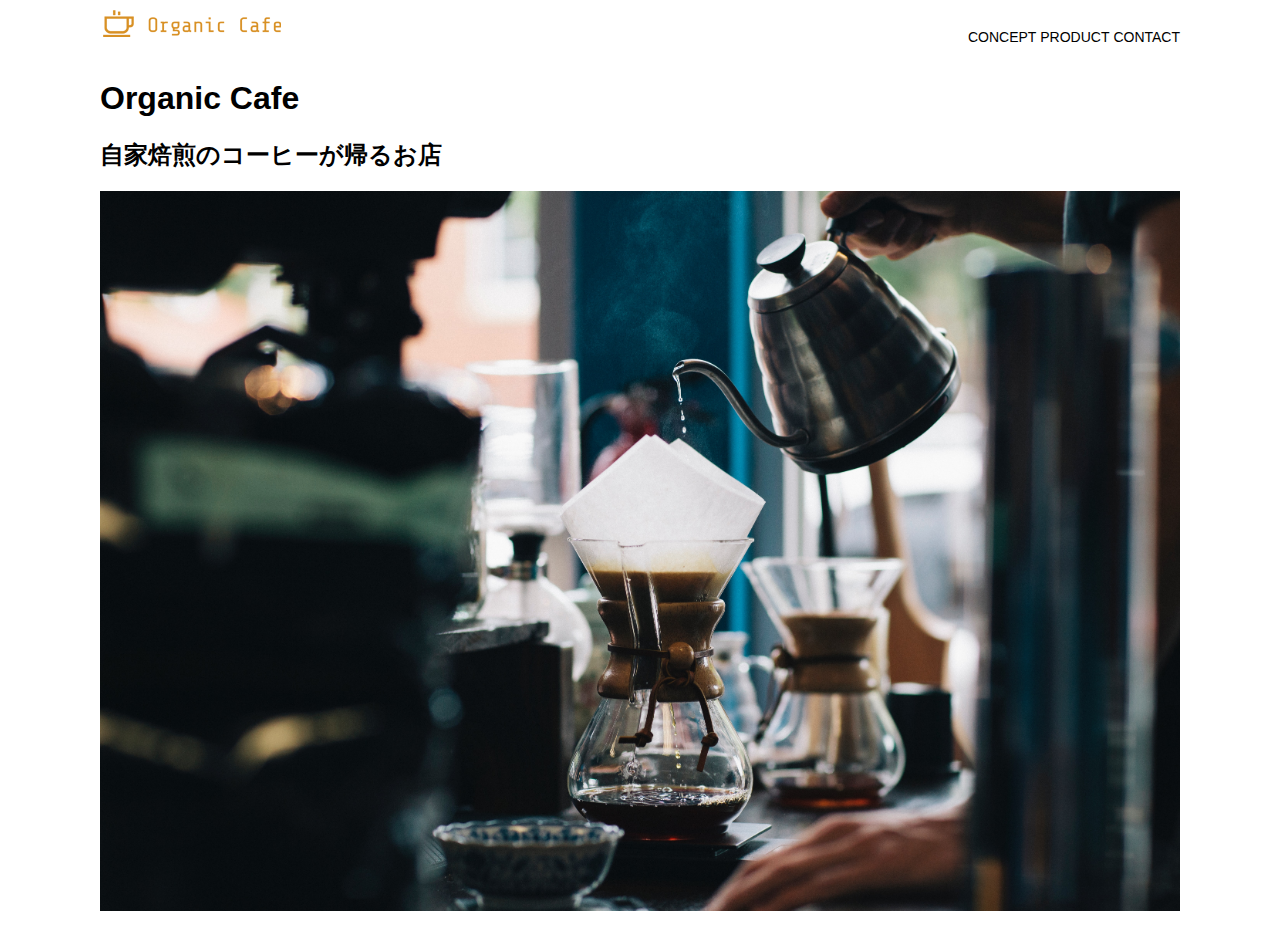
<file: kadai_013/index.html>
<!DOCTYPE html>
<html>

<head>

  <meta charset="UTF-8">
  <meta name="description" content="">
  <link rel="stylesheet" href="style.css">
  <meta name="viewport" content="width=device-width, initial-scale=1.0">
</head>

<body>
  <header>
    <!-- ロゴ -->
    <a href="index.html" id="logo">
      <img src="images/logo.png" alt="トップページに戻る">
    </a>

    <!-- PC用ナビゲーション -->
    <nav id="nav-pc">
      <ul>
        <li>
          <a>CONCEPT</a>
        </li>
        <li>
          <a>PRODUCT</a>
        </li>
        <li>
          <a>CONTACT</a>
        </li>
      </ul>
    </nav>

    <!-- スマホ用メニューボタン -->
    <img id="menu-sp" src="images/button-menu.png" alt="ナビゲーションを開く"
      onclick="document.getElementById('nav-sp').style.display = 'block';">

    <!-- スマホ用ナビゲーション -->
    <nav id="nav-sp">
      <ul>
        <li>
          <img id="close" src="images/button-close.png" alt="ナビゲーションを閉じる"
            onclick="document.getElementById('nav-sp').style.display = 'none';">
        </li>
        <li>
          <a id="logo-sp" href="index.html" onclick="document.getElementById('nav-sp').style.display = 'none';">
            <img src="images/logo-sp.png" alt="トップページに戻る">
          </a>
        </li>
        <li>
          <a class="menu" href="index.html#concept"
            onclick="document.getElementById('nav-sp').style.display = 'none';">CONCEPT</a>
        </li>
        <li>
          <a class="menu" href="index.html#product"
            onclick="document.getElementById('nav-sp').style.display = 'none';">PRODUCT</a>
        </li>
        <li>
          <a class="menu" href="index.html#contact"
            onclick="document.getElementById('nav-sp').style.display = 'none';">CONTACT</a>
        </li>
      </ul>
    </nav>
    <!-- ～step3 -->

  </header>
  <main>
    <section id="main-visual">
      <h1>
        Organic Cafe
      </h1>
      <h2>
        自家焙煎のコーヒーが帰るお店
      </h2>
      <p class="resizeimage">
        <img src="images\main-image.jpg" alt="ドリップコーヒー">
      </p>
    </section>

  </main>


</body>

</html>
</file>
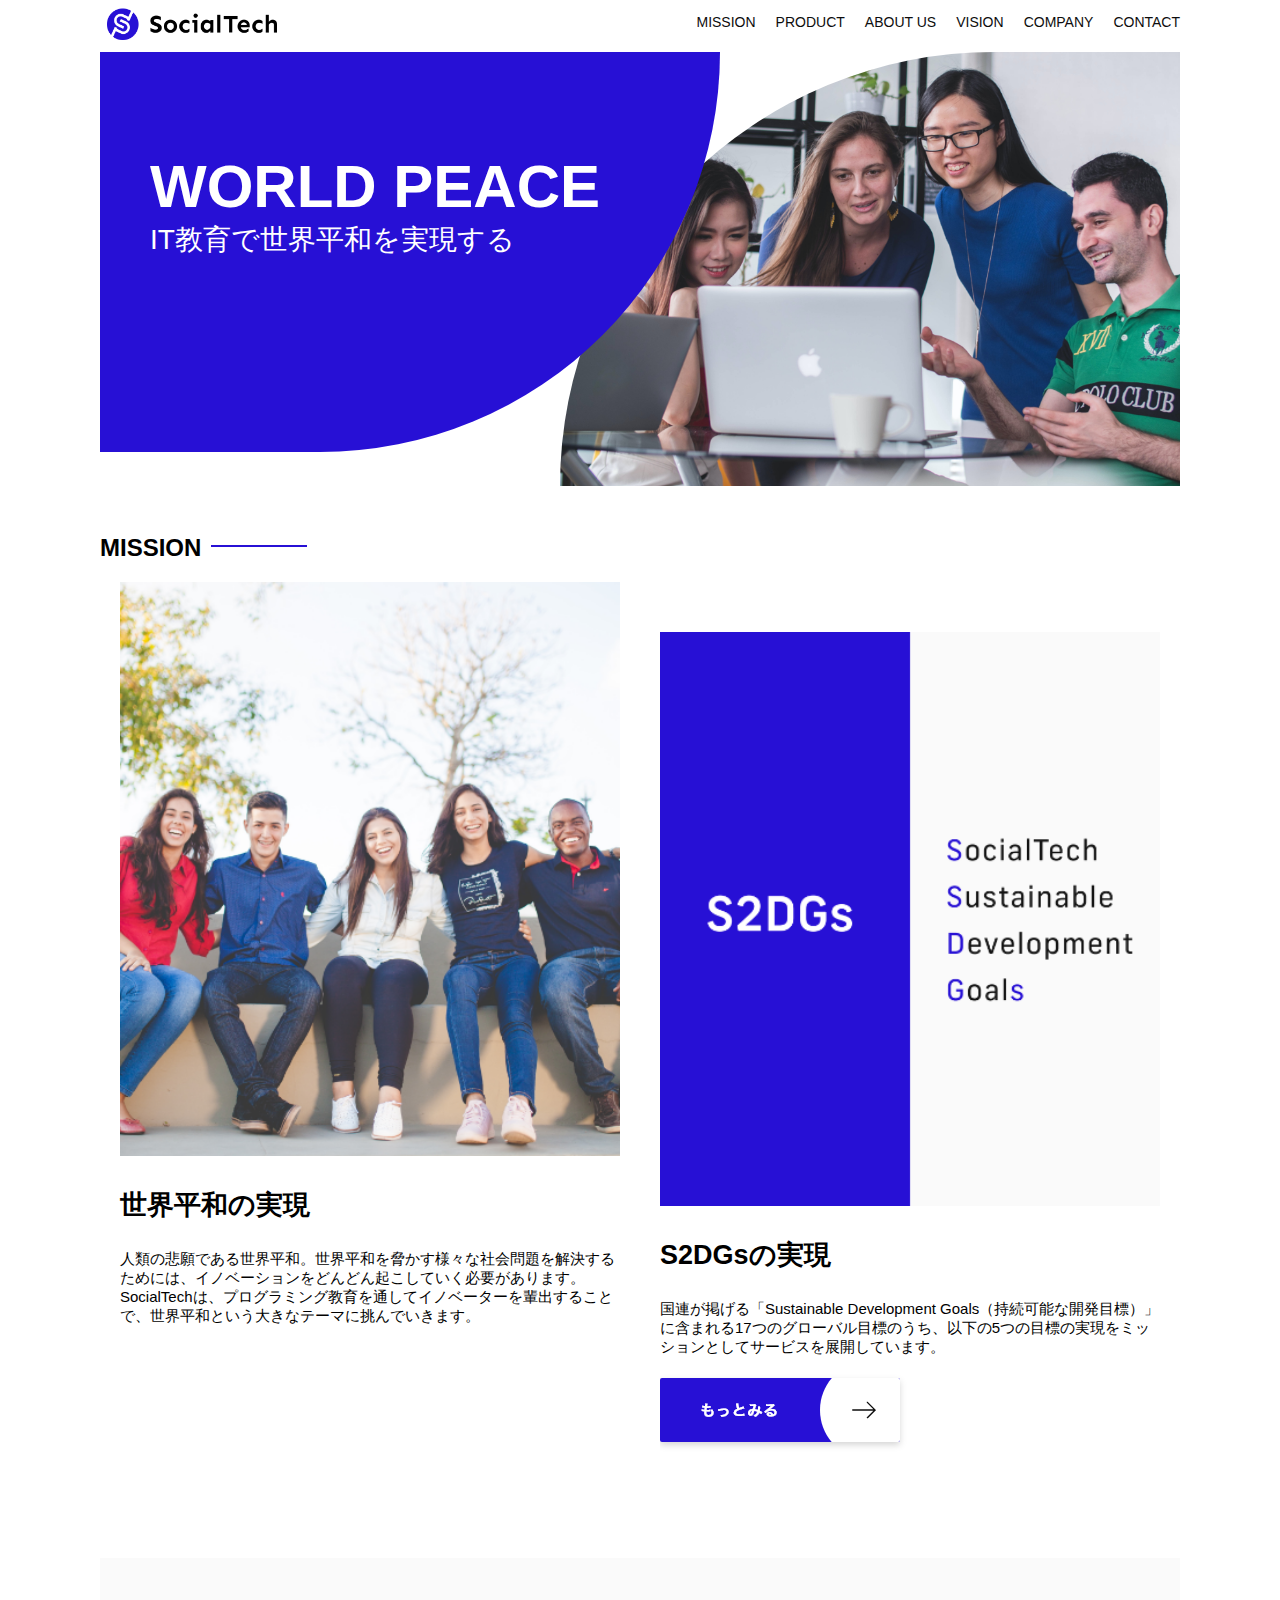
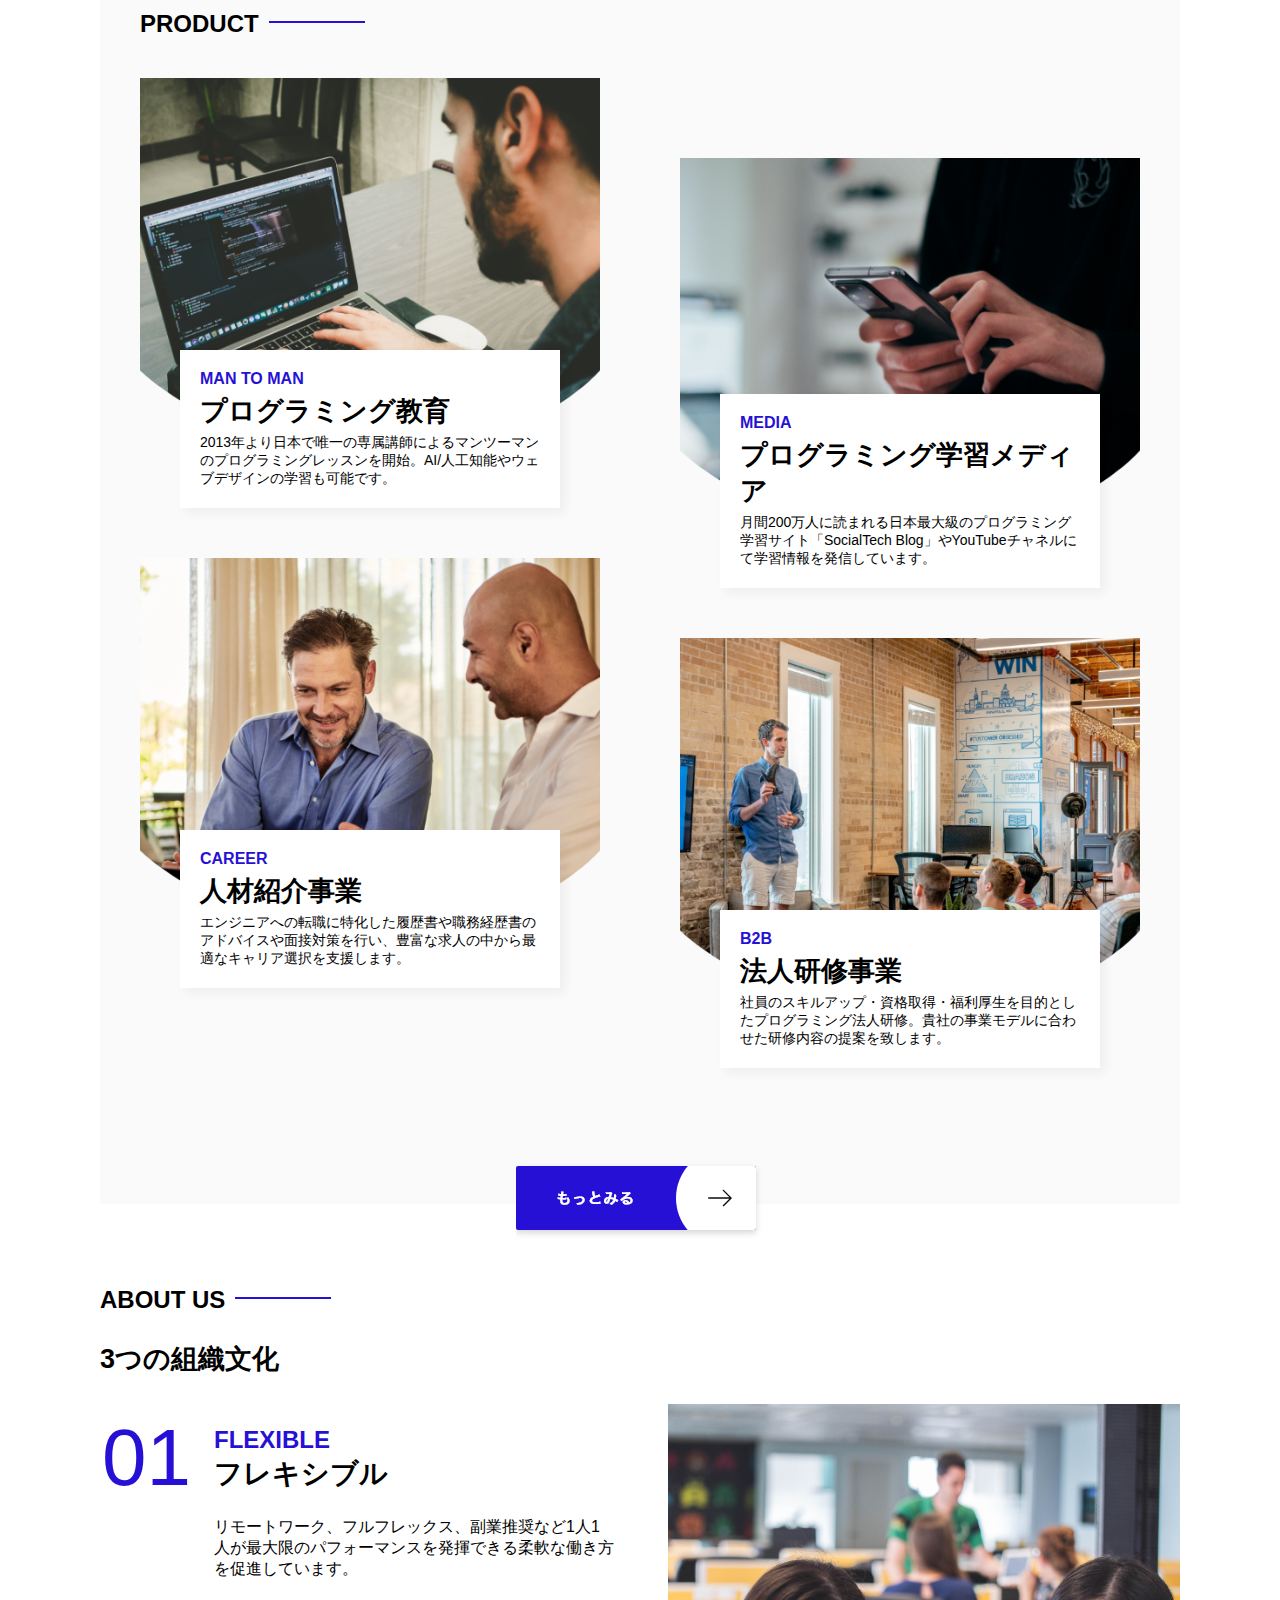
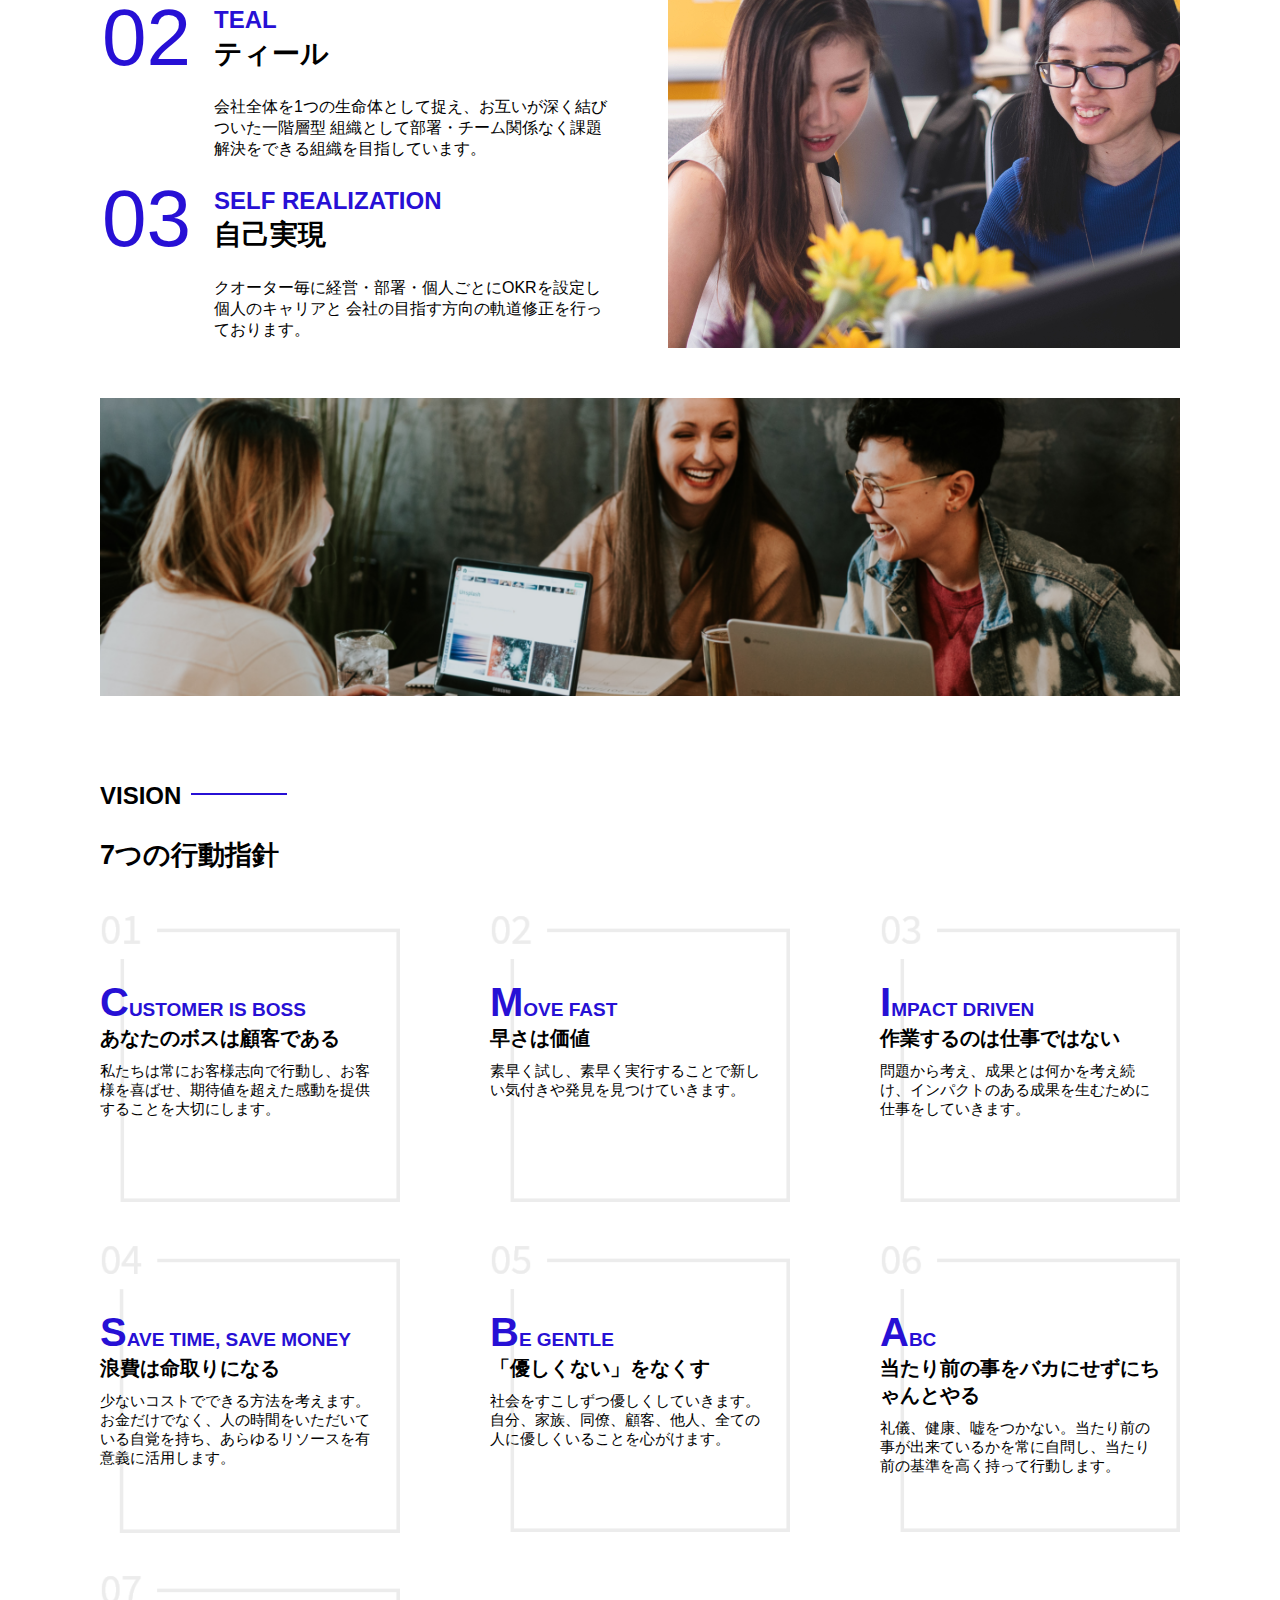
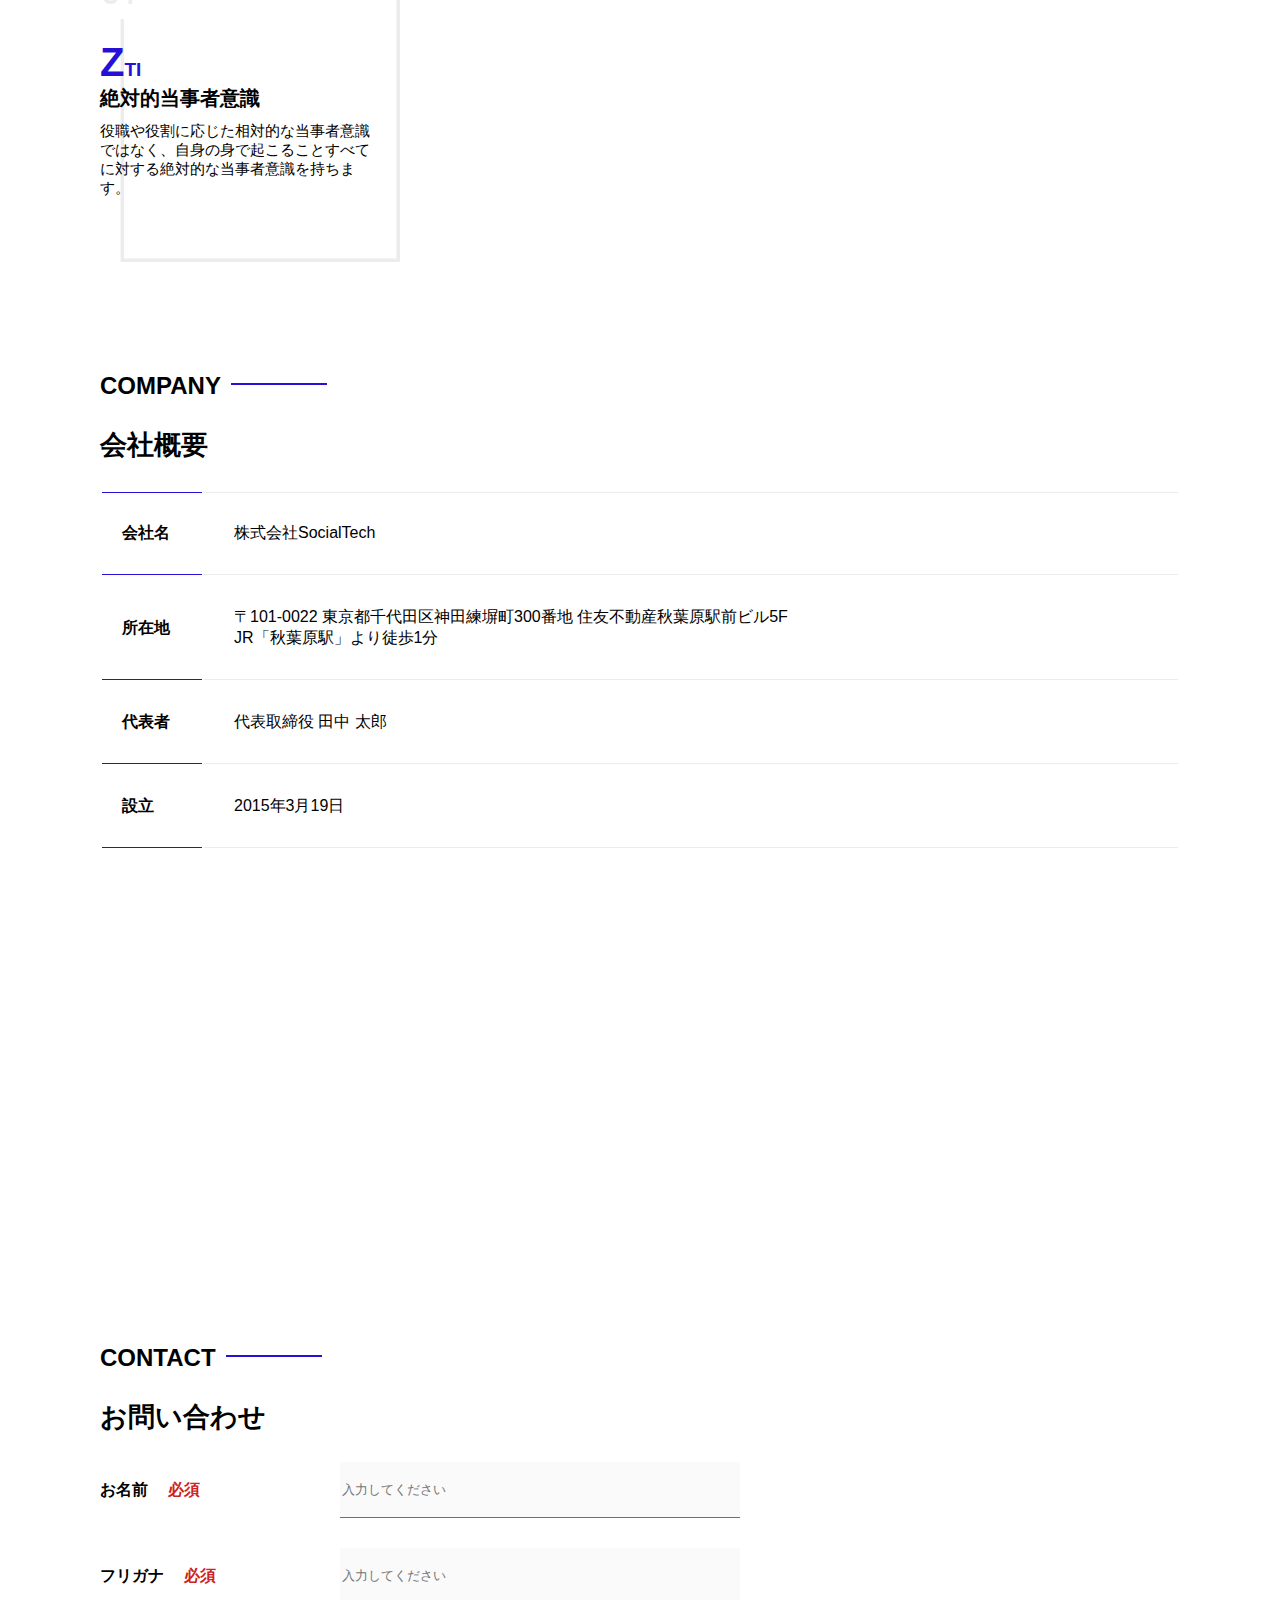
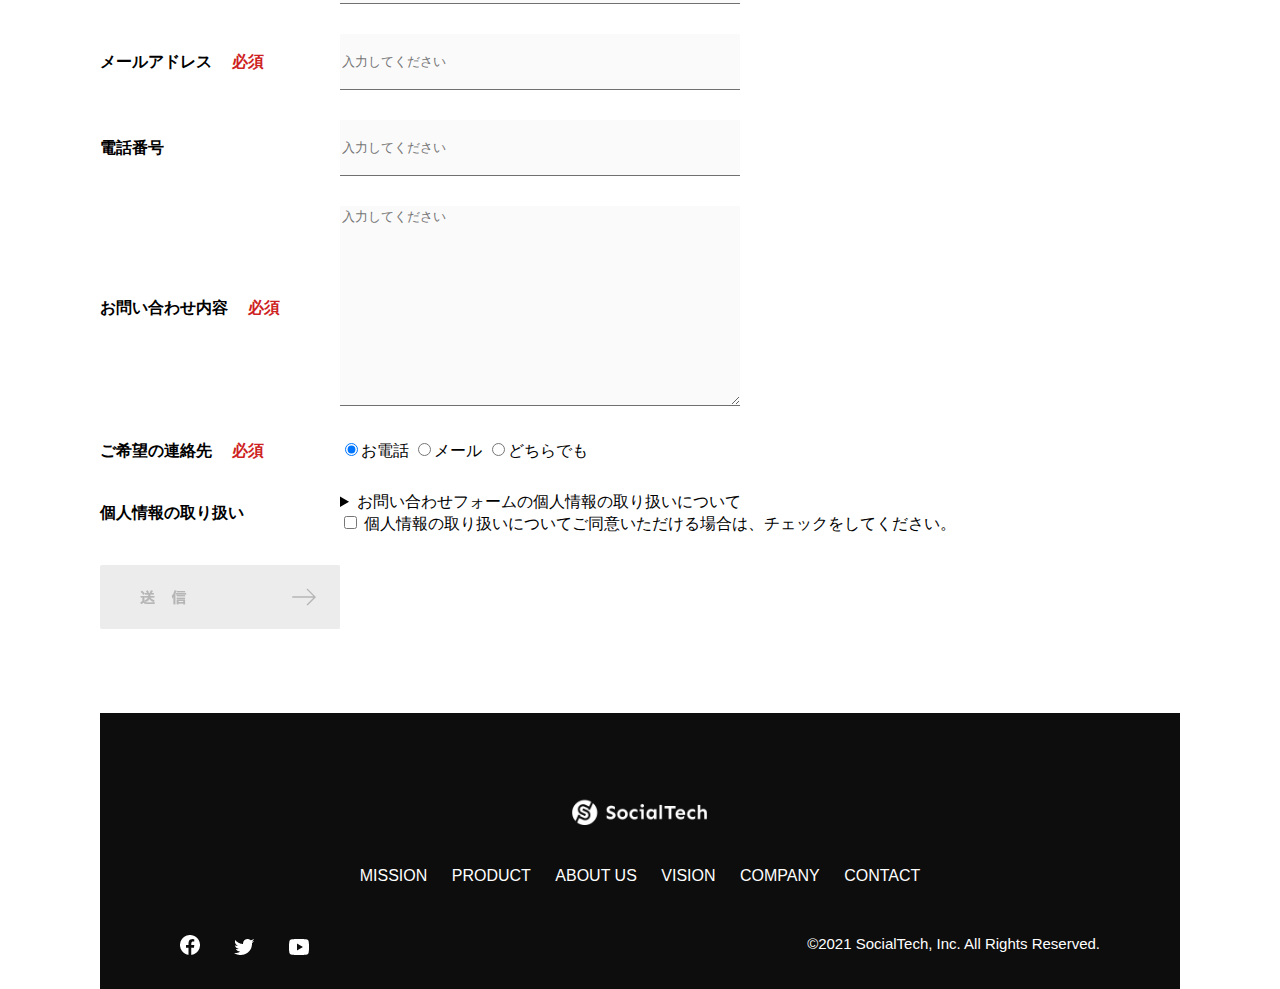
<file: socialtech/index.html>
<!DOCTYPE html>
<!DOCTYPE html>
 <html>
 <head>
  <title>SocialTech</title>
  <meta charset="UTF-8">
  <meta name="description" content="SocialTechはEdTech業界のリーディングカンパニーを目指します。">
  <meta name="viewport" content="width=device-width, initial-scale=1.0">
  <link rel="stylesheet" href="style.css">
 </head>
 <body>
   <!-- ヘッダー -->
   <header>
      <!-- ロゴ -->
      <a href="index.html" id="logo">
      <img src="images/logo.png" alt="トップページに戻る">
      </a>
      <!-- PC用ナビゲーション -->
      <nav id="nav-pc">
        <ul>
          <li><a href="mission.html">MISSION</a></li>
          <li><a href="product.html">PRODUCT</a></li>
          <li><a href="index.html#aboutus">ABOUT US</a></li>
          <li><a href="index.html#vision">VISION</a></li>
          <li><a href="index.html#company">COMPANY</a></li>
          <li><a href="index.html#contact">CONTACT</a></li>

        </ul>
      </nav>
      <!-- スマホ用メニューボタン -->
      <button id="menu-sp" onclick="document.getElementById('nav-sp').style.display = 'block'">
        <img src="images/button-menu.png" alt="ナビゲーションを開く">
      </button>
       <!-- スマホ用ナビゲーション -->
       <div id="nav-sp">
        <button id="close" onclick="document.getElementById('nav-sp').style.display = 'none'">
          <img src="images/button-close.png" alt="ナビゲーションを閉じる">
        </button>

        <nav>
          <ul>
            <li>
              <a id="logo-sp" href="index.html" onclick="document.getElementById('nav-sp').style.display = 'none'"><img src="images/logo-sp.png" alt="トップページに戻る"></a>
            </li>
            <li><a class="menu" href="mission.html" onclick="document.getElementById('nav-sp').style.display = 'none'">MISSION</a></li>
            <li><a class="menu" href="product.html" onclick="document.getElementById('nav-sp').style.display = 'none'">PRODUCT</a></li>
            <li><a class="menu" href="index.html#aboutus" onclick="document.getElementById('nav-sp').style.display = 'none'">ABOUT US</a></li>
            <li><a class="menu" href="index.html#vision" onclick="document.getElementById('nav-sp').style.display = 'none'">VISION</a></li>
            <li><a class="menu" href="index.html#company" onclick="document.getElementById('nav-sp').style.display = 'none'">COMPANY</a></li>
            <li><a class="menu" href="index.html#contact" onclick="document.getElementById('nav-sp').style.display = 'none'">CONTACT</a></li>
          </ul>
        </nav>
        <div id="sns">
          <a href="https://www.facebook.com/sejuku2013">
            <img src="images/button-facebook.png" alt="Facebookのリンク">
          </a>
          <a href="https://twitter.com/samuraijuku">
            <img src="images/button-twitter.png" alt="Twitterのリンク">
          </a>
          <a href="https://www.youtube.com/channel/UCCFOQO5aDK0xXam4cUQXT8g">
            <img src="images/button-youtube.png" alt="YouTubeのリンク">
          </a>
        </div>
      </div>
  </header>
  <main>
    <article>
       <!-- メインビジュアル -->
      <section id="main-visual">
        <div id="main-message">
          <h1>WORLD PEACE</h1>
          <p>IT教育で世界平和を実現する</p>
        </div>
        <img src="images/index/index-main.png" alt="PCの周りに集まる多国籍の仲間たち">
      </section>
       <!--ミッション-->
       <section id="mission">
        <h2 class="index-h2">MISSION</h2>
        <div id="mission-flex">
          <div>
            <img id="mission-photo" src="images/index/index-mission.png" alt="屋外のベンチで写真を撮影する多国籍の仲間たち">
            <h3>世界平和の実現</h3>
            <p>
              人類の悲願である世界平和。世界平和を脅かす様々な社会問題を解決するためには、イノベーションをどんどん起こしていく必要があります。SocialTechは、プログラミング教育を通してイノベーターを輩出することで、世界平和という大きなテーマに挑んでいきます。
            </p>
          </div>
          <div>
            <img id="s2dgs" src="images/index/s2dgs.png" alt="S2DGs">
            <h3>S2DGsの実現</h3>
            <p>国連が掲げる「Sustainable Development Goals（持続可能な開発目標）」に含まれる17つのグローバル目標のうち、以下の5つの目標の実現をミッションとしてサービスを展開しています。</p>
            <a href="mission.html">
              <img src="images/button-more.png" alt="もっとみる">
            </a>
          </div>
        </div>
      </section>
      <!-- プロダクト -->
      <section id="product">
        <h2 class="index-h2">PRODUCT</h2>
         <div class="product-flex">
          <div id="product-left">
            <div>
              <img class="product-photo" src="images/index/index-mantoman.png" alt="PCでコードを書く男性">
              <div class="product-explain">
                <span>MAN TO MAN</span>
                <h3>プログラミング教育</h3>
                <p>2013年より日本で唯一の専属講師によるマンツーマンのプログラミングレッスンを開始。AI/人工知能やウェブデザインの学習も可能です。</p>
              </div>
            </div>
            <div>
              <img class="product-photo" src="images/index/index-career.png" alt="笑顔で話し合う2人の男性">
              <div class="product-explain">
                <span>CAREER</span>
                <h3>人材紹介事業</h3>
                <p>エンジニアへの転職に特化した履歴書や職務経歴書のアドバイスや面接対策を行い、豊富な求人の中から最適なキャリア選択を支援します。</p>
              </div>
            </div>
          </div>
          <div id="product-right">
            <div>
              <img class="product-photo" src="images/index/index-media.png" alt="スマートフォンを操作する人">
              <div class="product-explain">
                <span>MEDIA</span>
                <h3>プログラミング学習メディア</h3>
                <p>月間200万人に読まれる日本最大級のプログラミング学習サイト「SocialTech Blog」やYouTubeチャネルにて学習情報を発信しています。</p>
              </div>
            </div>
            <div>
              <img class="product-photo" src="images/index/index-b2b.png" alt="講演中の男性とそれを聴く人々">
              <div class="product-explain">
                <span>B2B</span>
                <h3>法人研修事業</h3>
                <p>社員のスキルアップ・資格取得・福利厚生を目的としたプログラミング法人研修。貴社の事業モデルに合わせた研修内容の提案を致します。</p>
              </div>
            </div>
          </div>
        </div>
        <div id="product-more">
          <a href="product.html">
            <img src="images/button-more.png" alt="もっとみる">
          </a>
          </div>
         </div>
       </section>

        <!-- ABOUT US -->
      <section id="aboutus">
        <h2 class="index-h2">ABOUT US</h2>
        <h3>3つの組織文化</h3>
        <div>
          <table class="culture-table">
            <tr>
              <td class="culture-num">01</td>
              <th><span class="culture-en">FLEXIBLE</span><br>フレキシブル</th>
            </tr>
            <tr>
              <td>
                <!--空のセル-->
              </td>
              <td class="culture-description">リモートワーク、フルフレックス、副業推奨など1人1人が最大限のパフォーマンスを発揮できる柔軟な働き方を促進しています。</td>
            </tr>
            <tr>
              <td class="culture-num">02</td>
              <th><span class="culture-en">TEAL</span><br>ティール</th>
            </tr>
            <tr>
              <td>
                <!--空のセル-->
              </td>
              <td class="culture-description">会社全体を1つの生命体として捉え、お互いが深く結びついた一階層型 組織として部署・チーム関係なく課題解決をできる組織を目指しています。</td>
            </tr>
            <tr>
              <td class="culture-num">03</td>
              <th><span class="culture-en">SELF REALIZATION</span><br>自己実現</th>
            </tr>
            <tr>
              <td>
                <!--空のセル-->
              </td>
              <td class="culture-description">クオーター毎に経営・部署・個人ごとにOKRを設定し個人のキャリアと 会社の目指す方向の軌道修正を行っております。</td>
            </tr>
          </table>
          <img class="culture-img" src="images/index/index-aboutus1.png" alt="笑顔で話し合う2人の女性">
        </div>
        <img class="culture-img2" src="images/index/index-aboutus2.png" alt="笑顔で話し合う3人の男女">
      </section>
      <!-- VISION -->
      <section id="vision">
        <h2 class="index-h2">VISION</h2>
         <h3>7つの行動指針</h3>
         <div>
          <div class="vision-box">
            <img src="images/index/vision-01.png" alt="01">
            <div>
              <h4>CUSTOMER IS BOSS</h4>
              <h5>あなたのボスは顧客である</h5>
              <p>私たちは常にお客様志向で行動し、お客様を喜ばせ、期待値を超えた感動を提供することを大切にします。</p>
            </div>
          </div>
          <div class="vision-box">
            <img src="images/index/vision-02.png" alt="02">
            <div>
              <h4>MOVE FAST</h4>
              <h5>早さは価値</h5>
              <p>素早く試し、素早く実行することで新しい気付きや発見を見つけていきます。</p>
            </div>
          </div>
          <div class="vision-box">
            <img src="images/index/vision-03.png" alt="03">
            <div>
              <h4>IMPACT DRIVEN</h4>
              <h5>作業するのは仕事ではない</h5>
              <p>問題から考え、成果とは何かを考え続け、インパクトのある成果を生むために仕事をしていきます。</p>
            </div>
          </div>
          <div class="vision-box">
            <img src="images/index//vision-04.png" alt="04">
            <div>
              <h4>SAVE TIME, SAVE MONEY</h4>
              <h5>浪費は命取りになる</h5>
              <p>少ないコストでできる方法を考えます。お金だけでなく、人の時間をいただいている自覚を持ち、あらゆるリソースを有意義に活用します。</p>
            </div>
          </div>
          <div class="vision-box">
            <img src="images/index/vision-05.png" alt="05">
            <div>
              <h4>BE GENTLE</h4>
              <h5>「優しくない」をなくす</h5>
              <p>社会をすこしずつ優しくしていきます。自分、家族、同僚、顧客、他人、全ての人に優しくいることを心がけます。</p>
            </div>
          </div>
          <div class="vision-box">
            <img src="images/index/vision-06.png" alt="06">
            <div>
              <h4>ABC</h4>
              <h5>当たり前の事をバカにせずにちゃんとやる</h5>
              <p>礼儀、健康、嘘をつかない。当たり前の事が出来ているかを常に自問し、当たり前の基準を高く持って行動します。</p>
            </div>
          </div>
          <div class="vision-box">
            <img src="images/index/vision-07.png" alt="07">
            <div>
              <h4>ZTI</h4>
              <h5>絶対的当事者意識</h5>
              <p>役職や役割に応じた相対的な当事者意識ではなく、自身の身で起こることすべてに対する絶対的な当事者意識を持ちます。</p>
            </div>
          </div>
         </div>
      </section>
     <!-- COMPANY -->
     <section id="company">
      <h2 class="index-h2">COMPANY</h2>
      <h3>会社概要</h3>
      <table id="company-table">
        <tr>
          <th class="tableheader tableheader-first">会社名</th>
          <td class="cell cell-first">株式会社SocialTech</td>
        </tr>
        <tr>
          <th class="tableheader">所在地</th>
          <td class="cell">〒101-0022 東京都千代田区神田練塀町300番地 住友不動産秋葉原駅前ビル5F<br>JR「秋葉原駅」より徒歩1分</td>
        </tr>
        <tr>
          <th class="tableheader">代表者</th>
          <td class="cell">代表取締役 田中 太郎</td>
        </tr>
        <tr>
          <th class="tableheader">設立</th>
          <td class="cell">2015年3月19日</td>
        </tr>
      </table>

      <iframe 
      src="https://www.google.com/maps/embed?pb=!1m18!1m12!1m3!1d3240.0688551336807!2d139.7720776771055!3d35.69992317258124!2m3!1f0!2f0!3f0!3m2!1i1024!2i768!4f13.1!3m3!1m2!1s0x60188fee13660e23%3A0x77137876edf742ac!2z5L2P5Y-L5LiN5YuV55Sj56eL6JGJ5Y6f6aeF5YmN44OT44Or!5e0!3m2!1sja!2sjp!4v1704858013291!5m2!1sja!2sjp" 
      style="border: 0" allowfullscreen="" loading="lazy">
      </iframe>

    </section>
     <!-- お問い合わせフォーム -->
      <section id="contact">
        <h2 class="index-h2">CONTACT</h2>
        <h3>お問い合わせ</h3>
        <form>
          <div>
            <div class="contact-heading">
              <label class="contact-label">お名前<span class="contact-span">必須</span></label>
            </div>
            <div>
              <input type="text" name="name" placeholder="入力してください" class="contact-textbox">
            </div>
          </div>
          <div>
            <div class="contact-heading">
              <label class="contact-label">フリガナ<span class="contact-span">必須</span></label>
            </div>
            <div>
              <input type="text" name="hurigana" placeholder="入力してください" class="contact-textbox">
            </div>
          </div>
          <div>
            <div class="contact-heading">
              <label class="contact-label">メールアドレス<span class="contact-span">必須</span></label>
            </div>
            <div>
              <input type="text" name="email" placeholder="入力してください" class="contact-textbox">
            </div>
          </div>
          <div>
            <div class="contact-heading">
              <label class="contact-label">電話番号</label>
            </div>
            <div>
              <input type="text" name="tel" placeholder="入力してください" class="contact-textbox">
            </div>
          </div>
          <div>
            <div class="contact-heading">
              <label class="contact-label">お問い合わせ内容<span class="contact-span">必須</span></label>
            </div>
            <div>
              <textarea class="contact-textarea" placeholder="入力してください" name="message"></textarea>
            </div>
          </div>
          <div>
            <div class="contact-heading">
              <label class="contact-label">ご希望の連絡先<span class="contact-span">必須</span></label>
            </div>
            <div>
              <input class="radiobutton" type="radio" value="tel" name="contact" checked><label>お電話</label>
              <input class="radiobutton" type="radio" value="mail" name="contact"><label>メール</label>
              <input class="radiobutton" type="radio" value="both" name="contact"><label>どちらでも</label>
            </div>
          </div>
          <div>
            <div class="contact-heading">
              <label class="contact-label">個人情報の取り扱い</label>
            </div>
            <div>
              <details>
                <summary>お問い合わせフォームの個人情報の取り扱いについて</summary>
                <div>
                  <dl>
                    <dt>１．組織の名称又は氏名</dt>
                    <dd>株式会社SocialTech</dd>
                    <dt>２．個人情報保護管理者（若しくはその代理人）の氏名又は職名、所属及び連絡先</dt>
                    <dd>
                      <p>鈴木 一郎 コーポレート部</p>
                      <p>メールアドレス：samurai@example.com</p>
                      <p>TEL：03-1234-5678</p>
                    </dd>
                    <dt>３．個人情報の利用目的</dt>
                    <dd>
                      <ul>
                        <li>本サービス及び本サービスに関連する情報の提供又はそれらに関する連絡のため</li>
                        <li>ユーザーの本人確認のため</li>
                        <li>当社サービスのご案内のため</li>
                        <li>当社の商品等の広告または宣伝（電子メールによるものを含むものとします。）</li>
                      </ul>
                    </dd>
                    <dt>４．個人情報の取り扱い業務の委託</dt>
                    <dd>個人情報の取扱業務の全部または一部を外部に業務委託する場合があります。その際、弊社は、個人情報を適切に保護できる管理体制を敷き実行していることを条件として委託先を厳選したうえで、機密保持契約を委託先と締結し、お客様の個人情報を厳密に管理させます。</dd>
                    <dt>５．個人情報の開示等の請求</dt>
                    <dd>
                      お客様は、弊社に対してご自身の個人情報の開示等（利用目的の通知、開示、内容の訂正・追加・削除、利用の停止または消去、第三者への提供の停止）に関して、当社問合わせ窓口に申し出ることができます。<br>
                      その際、弊社はお客様ご本人を確認させていただいたうえで、合理的な期間内に対応いたします。<br>
                      なお、個人情報に関する弊社問合わせ先は、次の通りです。
                    </dd>
                    <dd>
                      <p>株式会社SocialTech　個人情報問合せ窓口</p>
                      <p>〒150-0043　東京都千代田区神田練塀町300番地 住友不動産秋葉原駅前ビル5F</p>
                      <p>メールアドレス：samurai@example.com　TEL：03-1234-5678</p>
                    </dd>

                    <dt>６．個人情報を提供されることの任意性について</dt>
                    <dd>お客様がご自身の個人情報を弊社に提供されるか否かは、お客様のご判断によりますが、もしご提供されない場合には、適切なサービスが提供できない場合がありますので予めご了承ください。</dd>
                  </dl>
                </div>
              </details>
              <input type="checkbox" name="agree">
              <span>個人情報の取り扱いについてご同意いただける場合は、チェックをしてください。</span>
            </div>
          </div>
          <input type="image" src="images/button-submit.png" alt="送信する">
        </form>
      </section>
    </article>
  </main>

  <footer>
    <div id="footer-logo">
      <img src="images/logo-sp.png" alt="SocialTech">

    </div>
    <div id="footer-link">
      <a href="mission.html">MISSION</a>
      <a href="product.html">PRODUCT</a>
      <a href="index.html#aboutus">ABOUT US</a>
      <a href="index.html#vision">VISION</a>
      <a href="index.html#company">COMPANY</a>
      <a href="index.html#contact">CONTACT</a>
    </div>
    <div id="sns-footer">
         <div class="sns-btns">
           <a href="https://www.facebook.com/sejuku2013"><img src="images/button-facebook.png" alt="Facebookのリンク"></a>
           <a href="https://twitter.com/samuraijuku"><img src="images/button-twitter.png" alt="Twitterのリンク"></a>
           <a href="https://www.youtube.com/channel/UCCFOQO5aDK0xXam4cUQXT8g"><img src="images/button-youtube.png" alt="YouTubeのリンク"></a>
         </div>
         <p id="copyright">&copy;2021 SocialTech, Inc. All Rights Reserved.</p>
       </div>
  </footer>

 </body>
 </html>
</file>
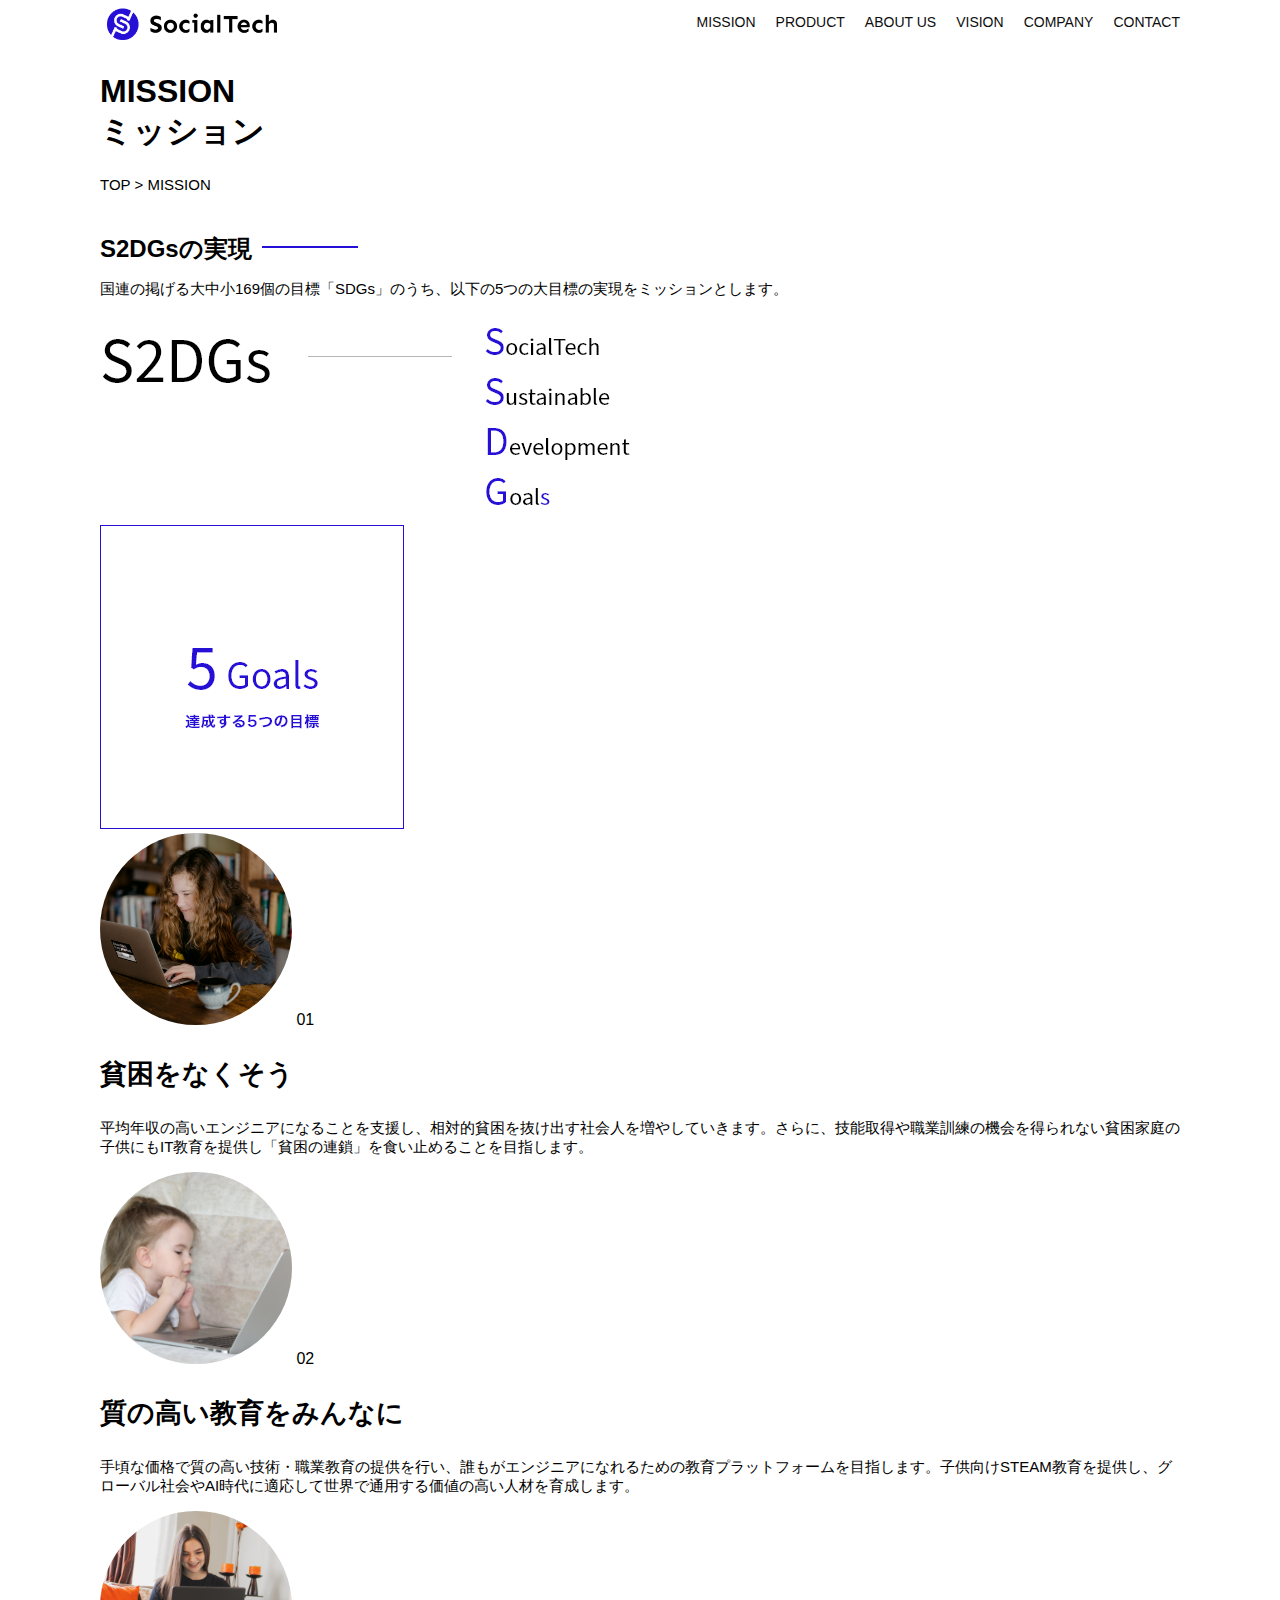
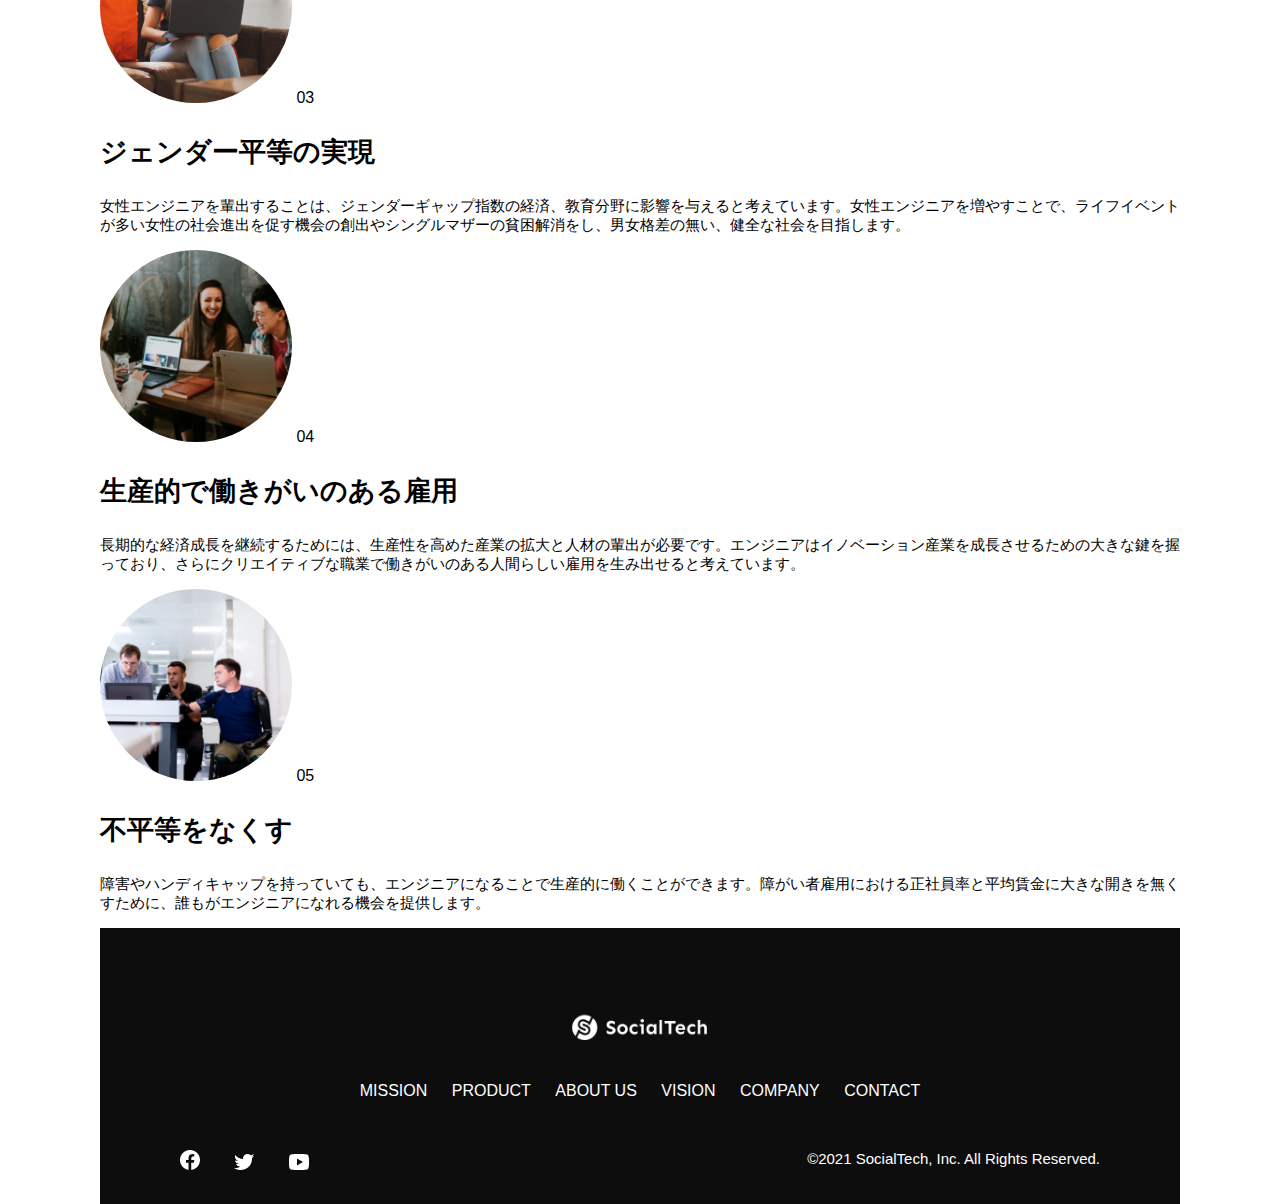
<file: socialtech/mission.html>
<!DOCTYPE html>
<html>
  <head>
    <title>SocialTech - MISSION ミッション -</title>
    <meta charset="utf-8">
    <meta name="description" content="SocialTechが目指す5つの目標（S2DGs）を紹介します">
    <meta name="viewport" content="width=device-width, initial-scale=1.0">
    <link rel="stylesheet" href="style.css">
  </head>

  <body>
    <!-- ヘッダー -->
    <header>
      <!-- ロゴ -->
      <a href="index.html" id="logo">
        <img src="images/logo.png" alt="トップページに戻る">
      </a>

      <!-- PC用ナビゲーション -->
      <nav id="nav-pc">
        <ul>
          <li><a href="mission.html">MISSION</a></li>
          <li><a href="product.html">PRODUCT</a></li>
          <li><a href="index.html#aboutus">ABOUT US</a></li>
          <li><a href="index.html#vision">VISION</a></li>
          <li><a href="index.html#company">COMPANY</a></li>
          <li><a href="index.html#contact">CONTACT</a></li>
        </ul>
      </nav>

      <!-- スマホ用メニューボタン -->
      <button id="menu-sp" onclick="document.getElementById('nav-sp').style.display = 'block'">
        <img src="images/button-menu.png" alt="ナビゲーションを開く">
      </button>

      <!-- スマホ用ナビゲーション -->
      <div id="nav-sp">
        <button id="close" onclick="document.getElementById('nav-sp').style.display = 'none'">
          <img src="images/button-close.png" alt="ナビゲーションを閉じる">
        </button>

        <nav>
          <ul>
            <li>
              <a id="logo-sp" href="index.html" onclick="document.getElementById('nav-sp').style.display = 'none'"><img src="images/logo-sp.png" alt="トップページに戻る"></a>
            </li>
            <li><a class="menu" href="mission.html" onclick="document.getElementById('nav-sp').style.display = 'none'">MISSION</a></li>
            <li><a class="menu" href="product.html" onclick="document.getElementById('nav-sp').style.display = 'none'">PRODUCT</a></li>
            <li><a class="menu" href="index.html#aboutus" onclick="document.getElementById('nav-sp').style.display = 'none'">ABOUT US</a></li>
            <li><a class="menu" href="index.html#vision" onclick="document.getElementById('nav-sp').style.display = 'none'">VISION</a></li>
            <li><a class="menu" href="index.html#company" onclick="document.getElementById('nav-sp').style.display = 'none'">COMPANY</a></li>
            <li><a class="menu" href="index.html#contact" onclick="document.getElementById('nav-sp').style.display = 'none'">CONTACT</a></li>
          </ul>
        </nav>
        <div id="sns">
          <a href="https://www.facebook.com/sejuku2013">
            <img src="images/button-facebook.png" alt="Facebookのリンク">
          </a>
          <a href="https://twitter.com/samuraijuku">
            <img src="images/button-twitter.png" alt="Twitterのリンク">
          </a>
          <a href="https://www.youtube.com/channel/UCCFOQO5aDK0xXam4cUQXT8g">
            <img src="images/button-youtube.png" alt="YouTubeのリンク">
          </a>
        </div>
      </div>
    </header>

    <main>
      <article>
        <section id="mission-main">
          <div class="mission-main-inner">
            <div id="mission-title">
              <h1>MISSION<br><span>ミッション</span></h1>
              <p>TOP > MISSION</p>
            </div>
          </div>
        </section>
        
        <section id="mission-s2dgs">
          <h2 class="mission-h2">S2DGsの実現</h2>
          <p>国連の掲げる大中小169個の目標「SDGs」のうち、以下の5つの大目標の実現をミッションとします。</p>
          <img src="images/mission/mission-s2dgs.png" alt="S2DGs">
        </section>

        

        <section id="mission-five-goals">
          <div class="five-goals-image">
            <img src="images/mission/mission-5goals.png" alt="5Goals">
          </div>
          <div class="five-goals-read">
            <div>
              <img class="fivegoals-image-left" src="images/mission/mission-5goals01.png" alt="PCを操作する女の子">
              <span class="fivegoals-number">01</span>
              <h3 class="fivegoals-h3">貧困をなくそう</h3>
              <p class="fivegoals-p">平均年収の高いエンジニアになることを支援し、相対的貧困を抜け出す社会人を増やしていきます。さらに、技能取得や職業訓練の機会を得られない貧困家庭の子供にもIT教育を提供し「貧困の連鎖」を食い止めることを目指します。</p>
            </div>
            <div>
              <img class="fivegoals-image-right" src="images/mission/mission-5goals02.png" alt="PCを見つめる小さい女の子">
              <span class="fivegoals-number">02</span>
              <h3 class="fivegoals-h3">質の高い教育をみんなに</h3>
              <p class="fivegoals-p">手頃な価格で質の高い技術・職業教育の提供を行い、誰もがエンジニアになれるための教育プラットフォームを目指します。子供向けSTEAM教育を提供し、グローバル社会やAI時代に適応して世界で通用する価値の高い人材を育成します。</p>
            </div>
            <div>
              <img class="fivegoals-image-left" src="images/mission/mission-5goals03.png" alt="PCを操作する女性">

              <span class="fivegoals-number">03</span>
              <h3 class="fivegoals-h3">ジェンダー平等の実現</h3>
              <p class="fivegoals-p">女性エンジニアを輩出することは、ジェンダーギャップ指数の経済、教育分野に影響を与えると考えています。女性エンジニアを増やすことで、ライフイベントが多い女性の社会進出を促す機会の創出やシングルマザーの貧困解消をし、男女格差の無い、健全な社会を目指します。</p>
            </div>
            <div>
              <img class="fivegoals-image-right" src="images/mission/mission-5goals04.png" alt="笑顔で話し合う3人の男女">
              <span class="fivegoals-number">04</span>
              <h3 class="fivegoals-h3">生産的で働きがいのある雇用</h3>
              <p class="fivegoals-p">長期的な経済成長を継続するためには、生産性を高めた産業の拡大と人材の輩出が必要です。エンジニアはイノベーション産業を成長させるための大きな鍵を握っており、さらにクリエイティブな職業で働きがいのある人間らしい雇用を生み出せると考えています。</p>
            </div>
            <div>
              <img class="fivegoals-image-left" src="images/mission/mission-5goals05.png" alt="障害を持つ男性が生き生きと働く様子">
              <span class="fivegoals-number">05</span>
              <h3 class="fivegoals-h3">不平等をなくす</h3>
              <p class="fivegoals-p">障害やハンディキャップを持っていても、エンジニアになることで生産的に働くことができます。障がい者雇用における正社員率と平均賃金に大きな開きを無くすために、誰もがエンジニアになれる機会を提供します。</p>
            </div>
          </div>
        </section>

      </article>
    </main>

    <footer>
      <div id="footer-logo">
        <img src="images/logo-sp.png" alt="SocialTech">
      </div>
      <div id="footer-link">
        <a href="mission.html">MISSION</a>
        <a href="product.html">PRODUCT</a>
        <a href="index.html#aboutus">ABOUT US</a>
        <a href="index.html#vision">VISION</a>
        <a href="index.html#company">COMPANY</a>
        <a href="index.html#contact">CONTACT</a>
      </div>
      <div id="sns-footer">
        <div class="sns-btns">
          <a href="https://www.facebook.com/sejuku2013"><img src="images/button-facebook.png" alt="Facebookのリンク"></a>
          <a href="https://twitter.com/samuraijuku"><img src="images/button-twitter.png" alt="Twitterのリンク"></a>
          <a href="https://www.youtube.com/channel/UCCFOQO5aDK0xXam4cUQXT8g"><img src="images/button-youtube.png" alt="YouTubeのリンク"></a>
        </div>
        <p id="copyright">&copy;2021 SocialTech, Inc. All Rights Reserved.</p>
      </div>
    </footer>

  </body>
</html>
</file>
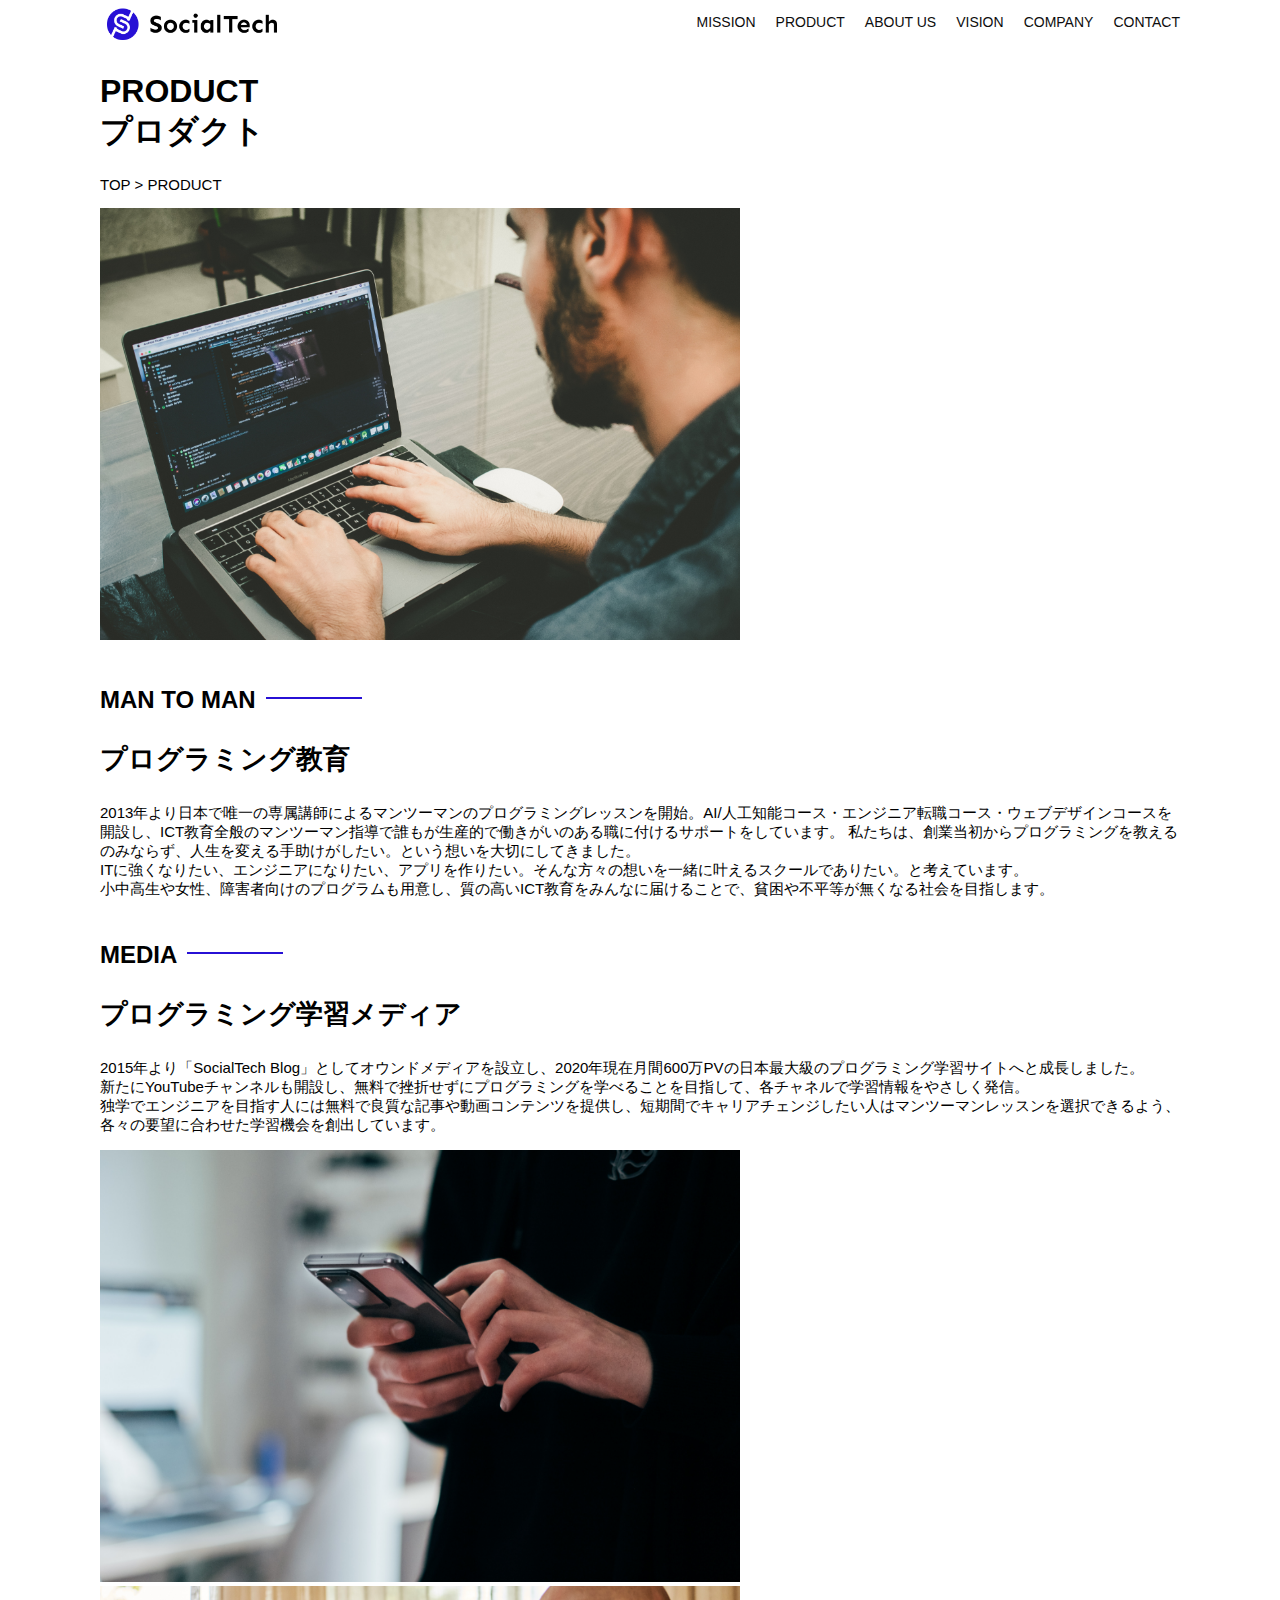
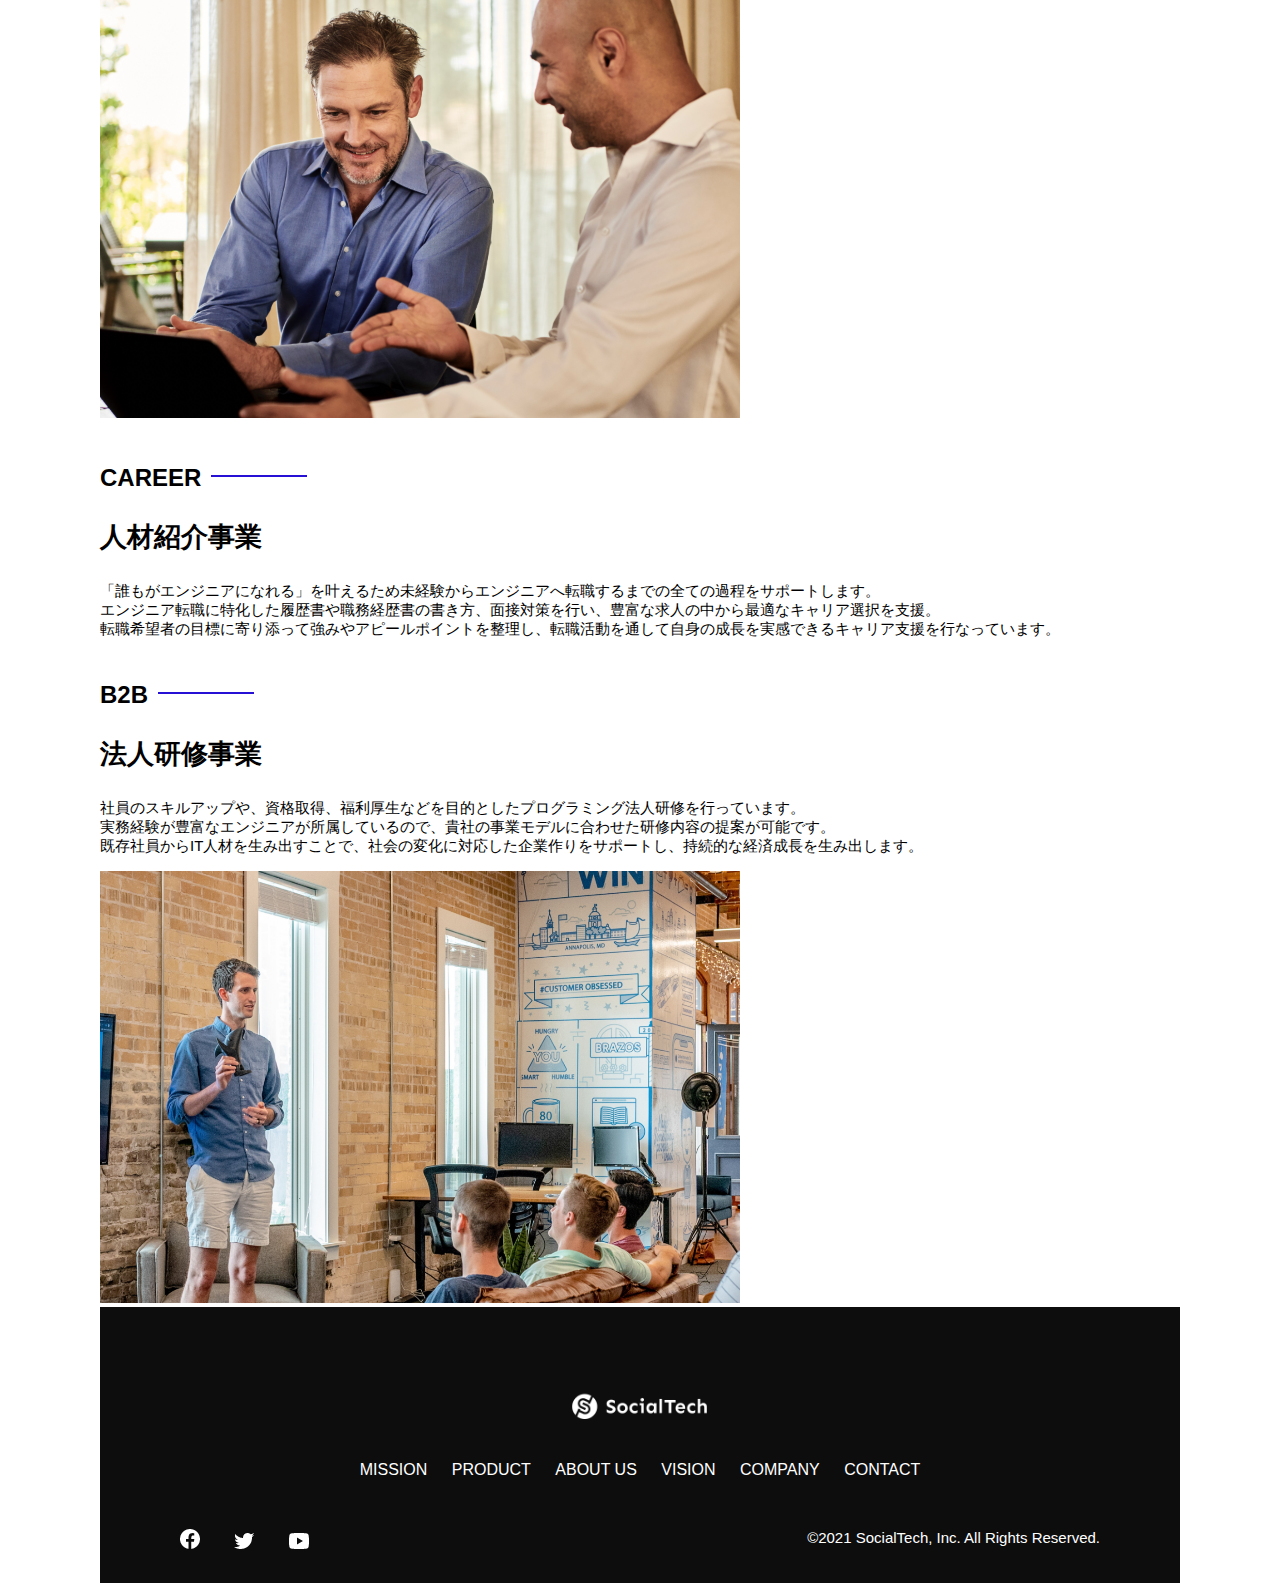
<file: socialtech/product.html>
<!DOCTYPE html>
<html>
  <head>
    <title>SocialTech -PRODUCT プロダクト-</title>
    <meta charset="utf-8">
    <meta name="description" content="SocialTechの4つのプロダクトを紹介します">
    <meta name="viewport" content="width=device-width, initial-scale=1.0">
    <link rel="stylesheet" href="style.css">
  </head>

  <body>
    <!-- ヘッダー -->
    <header>
      <!-- ロゴ -->
      <a href="index.html" id="logo">
        <img src="images/logo.png" alt="トップページに戻る">
      </a>

      <!-- PC用ナビゲーション -->
      <nav id="nav-pc">
        <ul>
          <li><a href="mission.html">MISSION</a></li>
          <li><a href="product.html">PRODUCT</a></li>
          <li><a href="index.html#aboutus">ABOUT US</a></li>
          <li><a href="index.html#vision">VISION</a></li>
          <li><a href="index.html#company">COMPANY</a></li>
          <li><a href="index.html#contact">CONTACT</a></li>
        </ul>
      </nav>

      <!-- スマホ用メニューボタン -->
      <button id="menu-sp" onclick="document.getElementById('nav-sp').style.display = 'block'">
        <img src="images/button-menu.png" alt="ナビゲーションを開く">
      </button>

      <!-- スマホ用ナビゲーション -->
      <div id="nav-sp">
        <button id="close" onclick="document.getElementById('nav-sp').style.display = 'none'">
          <img src="images/button-close.png" alt="ナビゲーションを閉じる">
        </button>

        <nav>
          <ul>
            <li>
              <a id="logo-sp" href="index.html" onclick="document.getElementById('nav-sp').style.display = 'none'"><img src="images/logo-sp.png" alt="トップページに戻る"></a>
            </li>
            <li><a class="menu" href="mission.html" onclick="document.getElementById('nav-sp').style.display = 'none'">MISSION</a></li>
            <li><a class="menu" href="product.html" onclick="document.getElementById('nav-sp').style.display = 'none'">PRODUCT</a></li>
            <li><a class="menu" href="index.html#aboutus" onclick="document.getElementById('nav-sp').style.display = 'none'">ABOUT US</a></li>
            <li><a class="menu" href="index.html#vision" onclick="document.getElementById('nav-sp').style.display = 'none'">VISION</a></li>
            <li><a class="menu" href="index.html#company" onclick="document.getElementById('nav-sp').style.display = 'none'">COMPANY</a></li>
            <li><a class="menu" href="index.html#contact" onclick="document.getElementById('nav-sp').style.display = 'none'">CONTACT</a></li>
          </ul>
        </nav>
        <div id="sns">
          <a href="https://www.facebook.com/sejuku2013">
            <img src="images/button-facebook.png" alt="Facebookのリンク">
          </a>
          <a href="https://twitter.com/samuraijuku">
            <img src="images/button-twitter.png" alt="Twitterのリンク">
          </a>
          <a href="https://www.youtube.com/channel/UCCFOQO5aDK0xXam4cUQXT8g">
            <img src="images/button-youtube.png" alt="YouTubeのリンク">
          </a>
        </div>
      </div>
    </header>

    <main>
      <article>
        <section id="product-main">
          <div class="product-main-inner">
            <div id="product-title">
              <h1>PRODUCT<br><span>プロダクト</span></h1>
              <p>TOP > PRODUCT</p>
            </div>
          </div>
        </section>
        <section class="product-section product-section-left">
          <div class="product-section-img">
            <img src="images/product/product-mantoman.png" alt="PCでコードを書く男性">
          </div>
          <div class="product-read">
            <h2 class="product-h2">MAN TO MAN</h2>
            <h3 class="product-h3">プログラミング教育</h3>
            <p>
              2013年より日本で唯一の専属講師によるマンツーマンのプログラミングレッスンを開始。AI/人工知能コース・エンジニア転職コース・ウェブデザインコースを開設し、ICT教育全般のマンツーマン指導で誰もが生産的で働きがいのある職に付けるサポートをしています。 私たちは、創業当初からプログラミングを教えるのみならず、人生を変える手助けがしたい。という想いを大切にしてきました。<br>ITに強くなりたい、エンジニアになりたい、アプリを作りたい。そんな方々の想いを一緒に叶えるスクールでありたい。と考えています。<br>小中高生や女性、障害者向けのプログラムも用意し、質の高いICT教育をみんなに届けることで、貧困や不平等が無くなる社会を目指します。
            </p>
          </div>
        </section>

        <section class="product-section product-section-right">
          <div class="product-read">
            <h2 class="product-h2">MEDIA</h2>
            <h3 class="product-h3">プログラミング学習メディア</h3>
            <p>2015年より「SocialTech Blog」としてオウンドメディアを設立し、2020年現在月間600万PVの日本最大級のプログラミング学習サイトへと成長しました。<br>新たにYouTubeチャンネルも開設し、無料で挫折せずにプログラミングを学べることを目指して、各チャネルで学習情報をやさしく発信。<br>独学でエンジニアを目指す人には無料で良質な記事や動画コンテンツを提供し、短期間でキャリアチェンジしたい人はマンツーマンレッスンを選択できるよう、各々の要望に合わせた学習機会を創出しています。</p>
          </div>
          <div class="product-section-img">
            <img src="images/product/product-media.png" alt="スマートフォンを操作する人">
          </div>
        </section>

        <section class="product-section product-section-left">
          <div class="product-section-img">
            <img src="images/product/product-career.png" alt="笑顔で話し合う2人の男性">
          </div>
          <div class="product-read">
            <h2 class="product-h2">CAREER</h2>
            <h3 class="product-h3">人材紹介事業</h3>
            <p>「誰もがエンジニアになれる」を叶えるため未経験からエンジニアへ転職するまでの全ての過程をサポートします。<br>エンジニア転職に特化した履歴書や職務経歴書の書き方、面接対策を行い、豊富な求人の中から最適なキャリア選択を支援。<br>転職希望者の目標に寄り添って強みやアピールポイントを整理し、転職活動を通して自身の成長を実感できるキャリア支援を行なっています。<br></p>
          </div>
        </section>

        <section class="product-section product-section-right">
          <div class="product-read">
            <h2 class="product-h2">B2B</h2>
            <h3 class="product-h3">法人研修事業</h3>
            <p>社員のスキルアップや、資格取得、福利厚生などを目的としたプログラミング法人研修を行っています。<br>実務経験が豊富なエンジニアが所属しているので、貴社の事業モデルに合わせた研修内容の提案が可能です。<br>既存社員からIT人材を生み出すことで、社会の変化に対応した企業作りをサポートし、持続的な経済成長を生み出します。</p>
          </div>
          <div class="product-section-img">
            <img src="images/product/product-b2b.png" alt="講演中の男性とそれを聴く人々">
          </div>
        </section>

      </article>
    </main>

    <footer>
      <div id="footer-logo">
        <img src="images/logo-sp.png" alt="SocialTech">
      </div>
      <div id="footer-link">
        <a href="mission.html">MISSION</a>
        <a href="product.html">PRODUCT</a>
        <a href="index.html#aboutus">ABOUT US</a>
        <a href="index.html#vision">VISION</a>
        <a href="index.html#company">COMPANY</a>
        <a href="index.html#contact">CONTACT</a>
      </div>
      <div id="sns-footer">
        <div class="sns-btns">
          <a href="https://www.facebook.com/sejuku2013"><img src="images/button-facebook.png" alt="Facebookのリンク"></a>
          <a href="https://twitter.com/samuraijuku"><img src="images/button-twitter.png" alt="Twitterのリンク"></a>
          <a href="https://www.youtube.com/channel/UCCFOQO5aDK0xXam4cUQXT8g"><img src="images/button-youtube.png" alt="YouTubeのリンク"></a>
        </div>
        <p id="copyright">&copy;2021 SocialTech, Inc. All Rights Reserved.</p>
      </div>
    </footer>
    
  </body>
</html>
</file>
<file: kadai_013/style.css>
/* PC、スマホ共通スタイル */
body {
  font-family: "Source Sans Pro", "Hiragino Kaku Gothic ProN", Meiryo, Arial,
    sans-serif;
}

p {
  font-size: 15px;
}

#main-visual>img {
  width: 100%;
}

.resizeimage img {
  width: 100%;
}



/*================
PC用のスタイル 

=================*/
@media screen and (min-width: 768px) {

  /* 横幅設定 */
  body {
    max-width: 1080px;
    min-width: 768px;
    margin: 0 auto 0 auto;
  }

  /* ヘッダー */
  header {
    display: flex;
    justify-content: space-between;
  }

  /* ナビゲーションのレイアウト */
  #nav-pc {
    text-align: right;
    font-size: 14px;
    padding-top: 15px;
  }

  #nav-pc li {
    display: inline-block;
    margin: 0;
  }

  /* ナビゲーションのリンクの装飾設定 */
  #nav-pc>a {
    text-decoration: none;
    margin-left: 20px;
  }

  #nav-pc>a:link {
    color: #0d0d0d;
  }

  #nav-pc>a:visited {
    color: #0d0d0d;
  }

  #nav-pc>a:hover {
    color: #0d0d0d;
    text-decoration: underline;
  }

  #nav-pc>a:active {
    color: #0d0d0d;
  }

  #nav-sp,
  #menu-sp {
    display: none;
  }

}







/*====================
  スマートフォン用のスタイル
 =====================*/
@media screen and (max-width: 767px) {

  /* PC用ナビゲーション非表示 */
  body {
    min-width: 375px;
    margin: 0;
  }

  #nav-pc {
    display: none;
  }

  /* ハンバーガーメニュー */
  #menu-sp {
    float: right;
    padding: 0;
  }

  /* スマホ用ナビゲーションの表示切替*/
  /* 初期状態、レイアウトと非表示設定 */
  #nav-sp {
    background-color: #ce933e;
    position: absolute;
    left: 0;
    top: 0;
    height: 100%;
    width: 100%;
    display: none;
    z-index: 100;
  }

  #nav-sp ul {
    padding-left: 0;
  }

  #nav-sp li {
    list-style: none;
  }

  #close {
    position: absolute;
    top: 20px;
    right: 20px;
  }

  #logo-sp {
    margin: 80px 0px 30px 20px;
  }

  #nav-sp a {
    display: block;
  }

  #nav-sp a:link {
    color: #ffffff;
  }

  #nav-sp a:visited {
    color: #ffffff;
  }

  #nav-sp a:hover {
    color: #ffffff;
    text-decoration: underline;
  }

  #nav-sp a:active {
    color: #ffffff;
  }

  #nav-sp .menu {
    text-decoration: none;
    display: block;
    margin: 0 20px 0 20px;
    height: 44px;
    font-size: 16px;
    background-image: url("images/arrow.png");
    background-repeat: no-repeat;
    background-position: right top;
  }
}
</file>
<file: socialtech/style.css>
/* PC、スマホ共通スタイル */
* {
  box-sizing: border-box;
}

p {
  font-size: 15px;
}

body {
  max-width: 1080px;
  margin: 0 auto 0 auto;
   font-family: "Source Sans Pro", "Hiragino Kaku Gothic ProN", Meiryo, Arial, sans-serif;
}

/* ヘッダー */
header {
  display: flex;
  justify-content: space-between;
}

 /* ナビゲーションのレイアウト */
 #nav-pc {
  font-size: 14px;
}

#nav-pc ul {
  display: flex;
  padding-left: 0;
}

#nav-pc li {
  list-style: none;
}

/* ナビゲーションのリンクの装飾設定 */
#nav-pc a {
  text-decoration: none;
  margin-left: 20px;
  color: #0d0d0d;
}

#nav-pc a:hover {
  text-decoration: underline;
}
 /* スマホ用ナビを非表示 */
 #nav-sp,
 #menu-sp {
   display: none;
 }




/* メインビジュアル*/
#main-visual {
  position: relative;
  height: 400px;
}
#main-message {
  position: absolute;
  top: 0;
  left: 0;
  background-color: #2710d5;
  color: #ffffff;
  border-radius: 0 0 476px 0;
  max-width: 620px;
  height: 100%;
  width: 100%;
  z-index: 11;
}

#main-message > h1 {
  font-size: 60px;
  margin: 100px 0 0 50px;
}
#main-message > p { 
  font-size: 28px;
  margin: 0 0 0 50px;
}

#main-visual > img {
  max-width: 620px;
  border-radius: 476px 0 0 0;
  position: absolute;
  top: 0;
  right: 0;
  z-index: 10;
}
/* 見出し */
h2 {
  margin: 40px 0 0 0;
}

h2::after {
  content: url("images/line.png");
  margin-left: 10px;
}

h3 {
  font-size: 27px;
}
/* ミッション */
#mission {
  margin: 80px auto 80px auto;
}

#mission-flex {
  display: flex;
}
#mission-flex > div {
  width: 50%;
  margin: 20px;
}

#mission-photo {
  width: 100%;
}

#s2dgs {
  margin-top: 50px;
  width: 100%;
}
/* プロダクト */
#product {
  background-color: #fafafa;
  margin: 80px 0 80px 0;
  padding: 10px 40px 0px 40px;
}

/* 外枠 */
#product .product-flex {
  margin-top: 40px;
  display: flex;
}

/* 左のカラム */
#product-left {
  width: 50%;
  margin-right: 20px;
}

/* 右のカラム */
#product-right {
  width: 50%;
  margin-left: 20px;
  margin-top: 80px;
}

/* 画像＋説明の枠 */
#product-left > div {
  position: relative;
  height: 480px;
  margin-right: 20px;
}
#product-right > div {
  position: relative;
  height: 480px;
  margin-left: 20px;
}

 /* 画像 */
 .product-photo {
  width: 100%;
}
/* 説明文の枠 */
.product-explain {
  background-color: #ffffff;
  position: absolute;
  left: 0;
  bottom: 50px;
  margin: 0 40px 0 40px;
  padding: 20px;
  box-shadow: 5px 5px 10px rgba(0, 0, 0, 0.05);
}

/* 説明文の英語 */
.product-explain > span {
  color: #2710d5;
  font-weight: bold;
  font-size: 16px;
  margin: 0;
}

/* 説明文の見出し */
.product-explain > h3 {
  margin: 5px 0 5px 0;
}

/* 説明文 */
.product-explain > p {
  font-size: 14px;
  margin: 0;
}

/* もっと見るボタン */
#product-more {
  text-align: center;
}

#product-more a {
  position: relative;
  bottom: -42px;
}

 /* ABOUT US */
 #aboutus {
  margin: 80px auto 80px auto;
}

/* 3つの組織文化と画像を入れる枠 */
#aboutus > div {
  display: flex;
}

/* 画像 */
.culture-img {
  width: 50%;
  align-self: flex-start;
}

.culture-img2 {
  margin-top: 50px;
  width: 100%;
}

/* 3つの組織文化の表 */
.culture-table {
  margin-right: 50px;
}


 /* 番号 */
 .culture-num {
  font-size: 80px;
  color: #2710d5;
  padding: 0 20px 0 0;
}

/* 見出し */
.culture-table th {
  text-align: left;
  font-size: 28px;
  font-weight: bold;
}

/* 組織文化英語 */
.culture-en {
  color: #2710d5;
  font-size: 24px;
}

/* 説明文 */
.culture-description {
  margin: 0;
}

/* ビジョン */
#vision {
  margin: 80px auto 80px auto;
}

/* セクション内の外枠*/
#vision > div {
  display: flex;
  justify-content: space-between;
  flex-wrap: wrap;
}

/*7つの行動指針の枠*/
.vision-box {
  width: 300px;
  height: 300px;
  margin-bottom: 30px;
  position: relative;
}

.vision-box > img {
  width: 100%;
  position: relative;
  z-index: 30;
}

.vision-box > div {
  position: absolute;
  top: 0;
  left: 0;
  z-index: 31;
  margin-right: 20px;
}

.vision-box > div > h4 {
  color: #2710d5;
  font-size: 19px;
  margin: 80px 0 0 0;
}

.vision-box > div > h4::first-letter {
  font-size: 40px;
}

.vision-box > div > h5 {
  font-size: 20px;
  margin: 0 0 0 0;
}

.vision-box > div > p {
  margin: 10px 0 0 0;
}

/* 会社概要 */
#company {
  margin: 80px auto 80px auto;
}
#company-table {
  width: 100%;
}

.tableheader {
  text-align: left;
  padding: 20px;
  border-bottom-color: #2710d5;
  border-bottom-width: 1px;
  border-bottom-style: solid;
  width: 100px;
}

.tableheader-first {
  border-top-color: #2710d5;
  border-top-width: 1px;
  border-top-style: solid;
}

.cell {
  padding: 30px;
  border-bottom-color: #ececec;
  border-bottom-width: 1px;
  border-bottom-style: solid;
}

.cell-first {
  border-top-color: #ececec;
  border-top-width: 1px;
  border-top-style: solid;
}

#company > iframe {
  width: 100%;
  height: 368px;
  margin-top: 40px;
}

 /* お問い合わせ */
 #contact {
  margin: 80px auto 80px auto;
}

/* 外枠 */
#contact > form > div {
  display: flex;
  flex-direction: row;
  flex-wrap: wrap;
  padding-bottom: 30px;
}
/* 左列の見出し */
.contact-heading {
  width: 240px;
  align-self: center;
}
/* 見出しのラベル */
.contact-label {
  font-weight: bold;
}
/* 必須 */
.contact-span {
  color: #ce2222;
  margin: 0 0 0 20px;
  font-weight: bold;
}

 /* テキストボックス */
 .contact-textbox {
  border-top: 0px;
  border-left: 0px;
  border-right: 0px;
  border-bottom-width: 1px;
  border-bottom-color: #707070;
  border-style: solid;
  background-color: #fafafa;
  width: 400px;
  height: 56px;
}

/* お問い合わせ内容のテキストエリア */
.contact-textarea {
  border-top: 0px;
  border-left: 0px;
  border-right: 0px;
  border-bottom-width: 1px;
  border-bottom-color: #707070;
  background-color: #fafafa;
  width: 400px;
  height: 200px;
}

 /* 個人情報の取り扱い */
 #contact dt {
  font-weight: bold;
}

#contact dd {
  margin: 0 0 16px 0;
}

#contact dd p {
  margin: 0;
}

#contact dd ul {
  padding-left: 0;
}

#contact dd li {
  margin-bottom: 0;
  list-style: none;
}

 /* フッター */
 footer {
  background-color: #0d0d0d;
  text-align: center;
  padding: 80px 80px 30px 80px;
}

#footer-logo {
  margin-bottom: 30px;
}

#footer-link {
  margin-bottom: 50px;
}

#footer-link > a {
  text-decoration: none;
  margin: 10px;
  color: #ffffff;
}

#footer-link > a:hover {
  text-decoration: underline;
}

#sns-footer {
  display: flex;
  justify-content: space-between;
  text-align: left;
}

#sns-footer a {
  margin-right: 30px;
}

#copyright {
  color: #ffffff;
  margin: 0;
}


 /*====================
  スマートフォン用のスタイル
 =====================*/
 @media screen and (max-width: 767px) {
  /* PC用ナビゲーション非表示 */
  #nav-pc {
    display: none;
  }

  /* ハンバーガーメニュー */
  #menu-sp {
    display: block;
    background-color: transparent;
    float: right;
    padding: 0;
    border: none;
  }

  /* スマホ用ナビゲーションの表示切替*/
  /* 初期状態、レイアウトと非表示設定 */
  #nav-sp {
    background-color: #2710d5;
    position: fixed;
    left: 0;
    top: 0;
    height: 100%;
    width: 100%;
    display: none;
    z-index: 100;
  }
  

    /* ×ボタン */
    #close {
      position: absolute;
      top: 20px;
      right: 20px;
      background-color: transparent;
      border: none;
    }
  
    #nav-sp nav ul {
      padding-left: 0;
    }
  
    #nav-sp nav li {
      list-style: none;
    }
  
    /* ナビゲーションメニュー用ロゴ */
    #logo-sp {
      margin: 80px 0 30px 20px;
    } 
     /* ナビゲーションのリンクの装飾設定 */
  #nav-sp nav a {
    display: block;
    color: #ffffff;
  }
 
  #nav-sp nav a:hover {
     text-decoration: underline;
   }
 
   #nav-sp .menu {
     text-decoration: none;
     margin: 0 20px 0 20px;
     height: 44px;
     font-size: 16px;
     background-image: url("images/arrow.png");
     background-repeat: no-repeat;
     background-position: right top;
   }
   #sns {
    position: absolute;
    bottom: 20px;
    left: 20px;
  }

  #sns > a {
    margin-right: 30px;
  }
 /* メインビジュアル */
 #main-visual {
  position: relative;
  height: 470px;
}

#main-visual > div {
  text-align: center;
  height: 280px;
}

#main-visual h1 {
  font-size: 28px;
  margin: 90px 0 0 0;
}

#main-visual > div > p {
  margin: 0;
  font-size: 15px;
}

#main-visual > img {
  width: 100%;
  border-radius: 476px 0 0 0;
  top: auto;
  bottom: 0;
}
  /*見出し*/
  h2 {
    margin: 15px 0 15px 0;
  }
  
  h3 {
    font-size: 24px;
    margin: 10px 0 0 0;
  }

  /* ミッション */
  #mission {
    margin: 20px 0 20px 0;
    padding: 0 20px 0 20px;
  }

  #mission-flex {
    flex-direction: column;
  }

  #mission-flex > div {
  width: 100%;
  margin: 0;
}
 /* プロダクト */
 #product {
  margin: 0;
  padding: 10px 20px 0 20px;
}

/* 外枠 */
#product .product-flex {
  flex-direction: column;
  margin-top: 0;
}

/* 左右のカラム　スマホでは縦並び */
#product-left,
#product-right {
  width: 100%;
  margin: 0;
}
/*  画像＋説明の枠 */
#product-left > div,
#product-right > div {
  height: auto;
  margin: 0;
}

/* 説明文の枠 */
.product-explain {
  position: relative;
  margin: 0;
}

.product-explain > h3 {
  margin: 10px 0 10px 0;
  font-size: 24px;
}

/* もっと見るボタン */
 #product-more {
   text-align: left;
 }
 /* ABOUT US */
 #aboutus {
  margin: 80px 20px 80px 20px;
}

#aboutus > div {
  flex-direction: column;
}

.culture-table th {
  font-size: 16px;
}

.culture-table {
  margin-right: 0;
  padding-right: 20px;
  order: 2;
}

.culture-img {
  width: 100%;
  order: 1;
}

.culture-img2 {
  margin-top: 0;
}

.culture-num {
  padding: 0;
}

.culture-description {
  margin: 0;
}
 /* ビジョン */
 #vision {
  margin: 80px 20px 80px 20px;
}

.vision-box > img {
  position: absolute;
  top: 0;
  left: 0;
}

.vision-box > div > h4 {
  margin: 60px 0 0 0;
}


/*会社概要*/
#company {
  margin: 0 20px 0 20px;
}

#company > h3 {
  margin-bottom: 20px;
}

.tableheader {
  width: 50px;
}

.cell {
  padding: 20px;
}

#company > iframe {
  height: 240px;
}

  /* お問い合わせ */
  #contact {
    margin: 80px 20px 80px 20px;
  }

  #contact > h3 {
    margin-bottom: 20px;
  }

  #contact > form > div {
    flex-direction: column;
    margin-bottom: 20px;
  }

  .contact-heading {
    align-self: auto;
    margin-bottom: 20px;
  }

 .contact-textbox {
    min-width: 300px;
    width: 100%;
  }

  .contact-textarea {
    height: 150px;
    width: 100%;
  }

  .radiobutton {
    margin-bottom: 20px;
  }

    /* フッター */
    footer {
      padding: 30px 20px 50px 20px;
      text-align: left;
    }
  
    #footer-link > a {
      margin: 0 20px 30px 0;
      display: block;
      background-image: url("images/arrow.png");
      background-repeat: no-repeat;
      background-position: right top;
    }
  
    #footer-link > a:hover {
      text-decoration: underline;
    }
  
    #sns-footer {
      flex-direction: column;
      justify-content: flex-start;
    }
  
    #copyright {
      font-size: 12px;
      margin-top: 30px;
    }
/* mission.html用スタイル */
   /* ミッションのメインビジュアル */
   #mission-main {
    height: 256px;
    margin-top: 4%;
    position: relative;
  }

  .mission-main-inner {
    height: 80%;
    background-size: cover;
  }

  #mission-title {
    width: 136px;
    height: 256px;
    position: absolute;
    top: -10%;
  }

  #mission-title h1 {
    left: 20px;
    font-size: 40px;
  }

  #mission-title h1 span {
    font-size: 18px;
  }

  #mission-title > p {
    top: 180px;
    left: 20px;
    font-size: 13px;
  }
 /* ミッションページ　S2DGSの設定 */
 .mission-h2 {
  font-size: 38px;
  margin: 0px;
}

.mission-h2::after {
  content: none;
}

#mission-s2dgs > img {
  width: 100%;
}

 /* ミッションページ　5つのゴールの設定 */
 #mission-five-goals {
  flex-direction: column;
}

#mission-five-goals > div {
  padding: 0;
}

#mission-five-goals .five-goals-image,
#mission-five-goals .five-goals-read {
  width: 100%;
  padding: 0;
}

#mission-five-goals .five-goals-read > div {
  display: flex;
  flex-direction: column;
}

.fivegoals-image-right,
.fivegoals-image-left {
  align-self: center;
}

/* プロダクトページ */
#product-main {
  height: 256px;
  margin-top: 4%;
  position: relative;
}

.product-main-inner {
  height: 80%;
  background-size: cover;
}

#product-title {
  width: 136px;
  height: 256px;
  position: absolute;
  top: -10%;
}

#product-title h1 {
  left: 20px;
  font-size: 40px;
}

#product-title h1 span {
  font-size: 18px;
}

#product-title > p {
  top: 180px;
  left: 20px;
  font-size: 13px;
}
 /* セクション */
 .product-section {
  flex-direction: column;
}

.product-section .product-section-img {
  width: 100%;
}

.product-section .product-section-img img {
  width: 100%;
  padding: 0;
}

/* 左が画像のセクション*/
.product-section-left .product-section-img img {
  border-radius: 0 300px 0 0;
}

.product-section-left .product-read {
  width: 100%;
  flex-grow: 1;
}

/* 右が画像のセクション*/
.product-section-right .product-section-img img {
  order: 1;
  border-radius: 300px 0 0 0;
}

.product-section-right .product-read {
  order: 2;
  width: 100%;
}


    /* mission.html用スタイル */
 /* ミッションのメインビジュアル */
 .mission-main-inner {
  background-image: url("images/mission/mission-main.png");
  background-repeat: no-repeat;
  background-position-y: center;
}

#mission-title {
  background-color: #2710d5;
  width: 368px;
  color: #ffffff;
  height: 496px;
  border-radius: 0 248px 248px 0;
  position: relative;
}

#mission-title h1 {
  position: absolute;
  top: 0;
  left: 100px;
  font-size: 80px;
  line-height: 1;
}

#mission-title h1 span {
  font-size: 26px;
}

#mission-title > p {
  position: absolute;
  top: 350px;
  left: 100px;
  font-size: 16px;
}

 /* ミッションページ　S2DGSの設定 */
 #mission-s2dgs {
  padding: 20px;
}

.mission-h2 {
  color: #2710d5;
  font-size: 40px;
}

.mission-h2::after {
  content: none;
}

 /* ミッションページ　5つのゴールの設定 */
 #mission-five-goals {
  padding: 20px;
  display: flex;
}

#mission-five-goals .five-goals-image {
  width: 30%;
  padding: 20px;
}

#mission-five-goals .five-goals-image img {
  width: 100%;
}

#mission-five-goals .five-goals-read {
  width: 70%;
  padding: 20px;
}

#mission-five-goals .five-goals-read > div {
  margin-bottom: 40px;
}

.fivegoals-image-right {
  float: right;
  margin: 20px;
}

.fivegoals-image-left {
  float: left;
  margin: 20px;
}

.fivegoals-number {
  color: #2710d5;
  font-size: 48px;
  font-weight: bold;
  margin: 0;
}

.fivegoals-h3 {
  font-size: 28px;
  margin: 0;
}

.fivegoals-p {
  margin: 0;
}

/* プロダクトページ */
.product-main-inner {
  background-image: url("images/product/product-main.png");
  background-repeat: no-repeat;
  background-position-y: center;
}

#product-title {
  background-color: #2710d5;
  width: 368px;
  color: #ffffff;
  height: 496px;
  border-radius: 0 248px 248px 0;
  position: relative;
}

#product-title h1 {
  position: absolute;
  top: 0;
  left: 100px;
  font-size: 80px;
  line-height: 1;
}

#product-title h1 span {
  font-size: 26px;
}

#product-title > p {
  position: absolute;
  top: 350px;
  left: 100px;
  font-size: 16px;
}


/* セクション */
.product-section {
  display: flex;
  padding: 20px 20px 0;
}

.product-section .product-section-img {
  width: 450px;
}

/* 左が画像のセクション*/
.product-section-left .product-section-img img {
  width: 100%;
  padding: 0 40px 30px 0;
  border-radius: 0 432px 0 0;
}

.product-section-left .product-read {
  width: 50%;
  flex-grow: 1;
}

.product-section-left .product-read p {
  margin-bottom: 0;
}

/* 右が画像のセクション*/
.product-section-right {
  justify-content: space-between;
}

.product-section-right .product-section-img img {
  width: 100%;
  padding: 0 0 30px 40px;
  border-radius: 432px 0 0 0;
}

.product-section-right .product-read {
  width: 500px;
}

.product-h2 {
  color: #2710d5;
  font-size: 24px;
  margin: 0;
}

.product-h3 {
  font-size: 28px;
  margin: 0;
}


   /* ナビゲーションのリンクの装飾設定 */
   #nav-sp nav a {
    display: block;
    color: #ffffff;
  }
 
  #nav-sp nav a:hover {
     text-decoration: underline;
   }
 
   #nav-sp .menu {
     text-decoration: none;
     margin: 0 20px 0 20px;
     height: 44px;
     font-size: 16px;
     background-image: url("images/arrow.png");
     background-repeat: no-repeat;
     background-position: right top;
   }
   #sns {
    position: absolute;
    bottom: 20px;
    left: 20px;
  }

  #sns > a {
    margin-right: 30px;
  }
}
</file>
